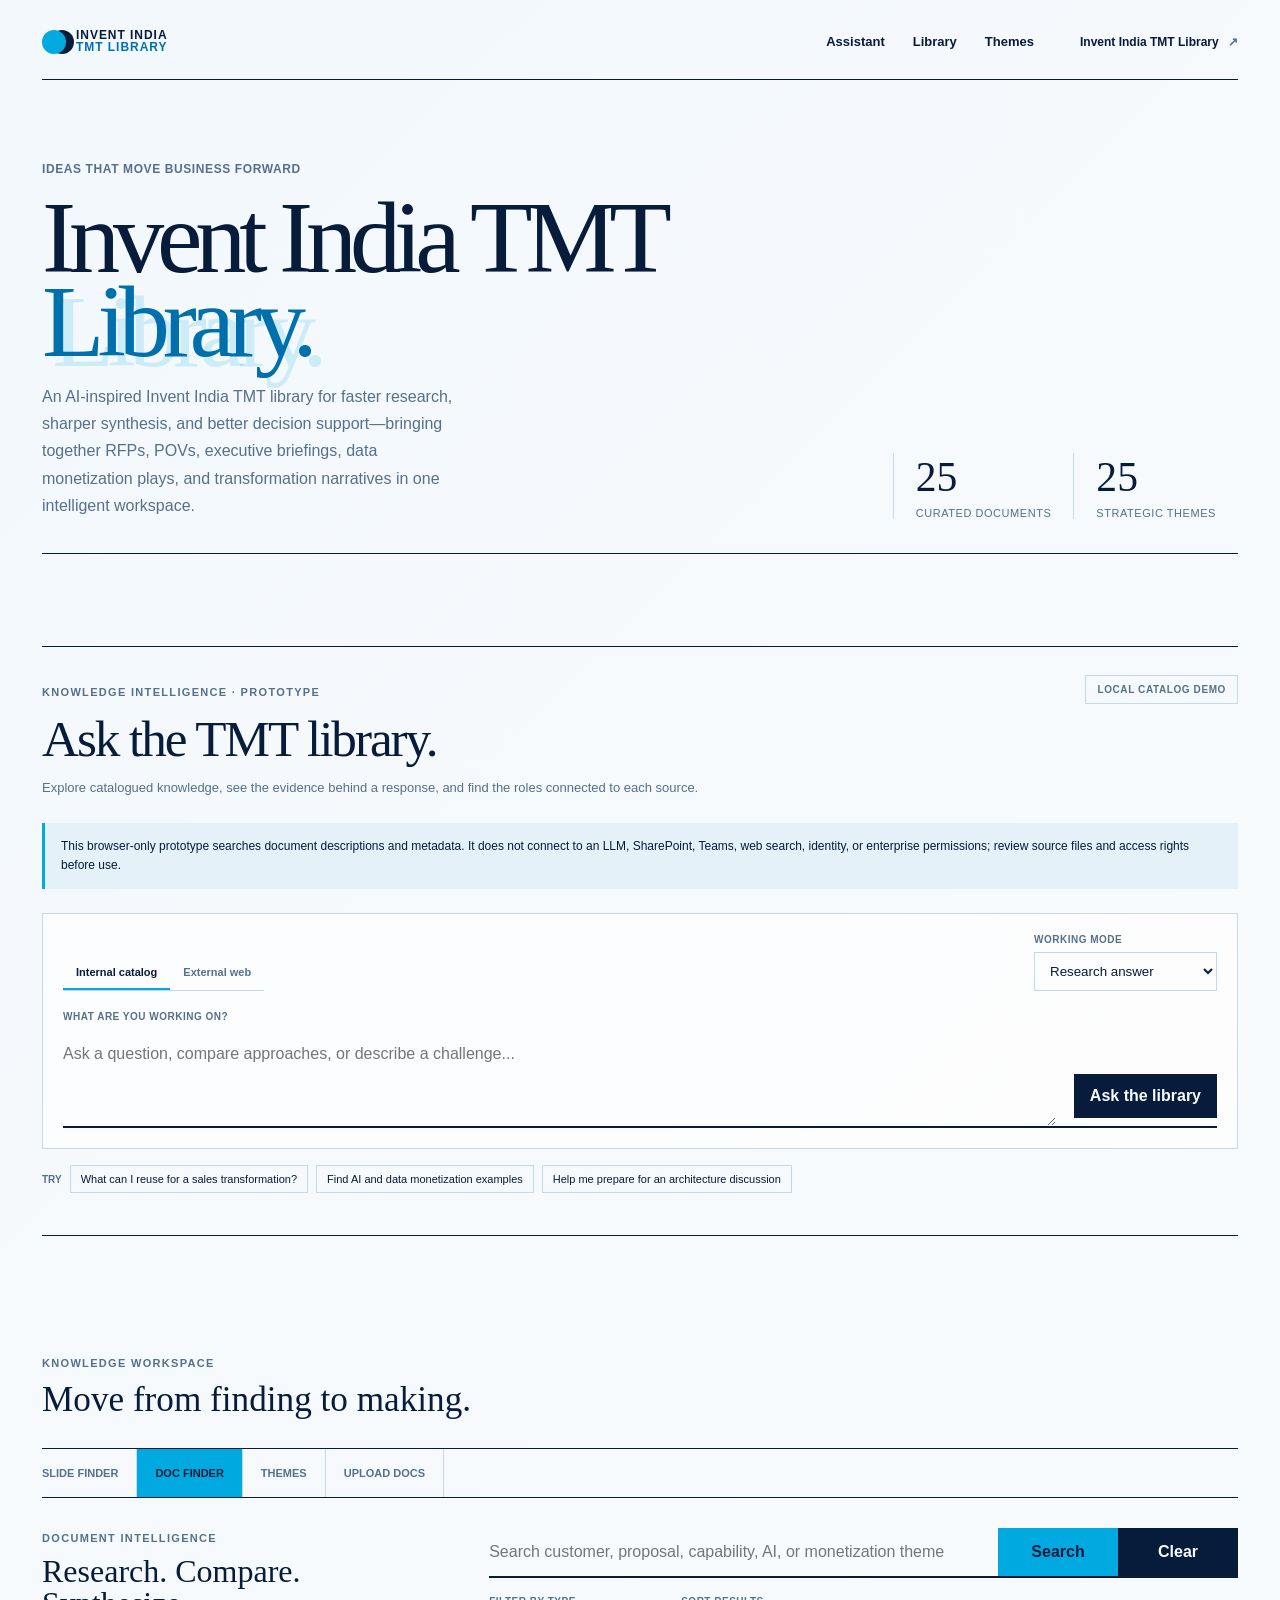
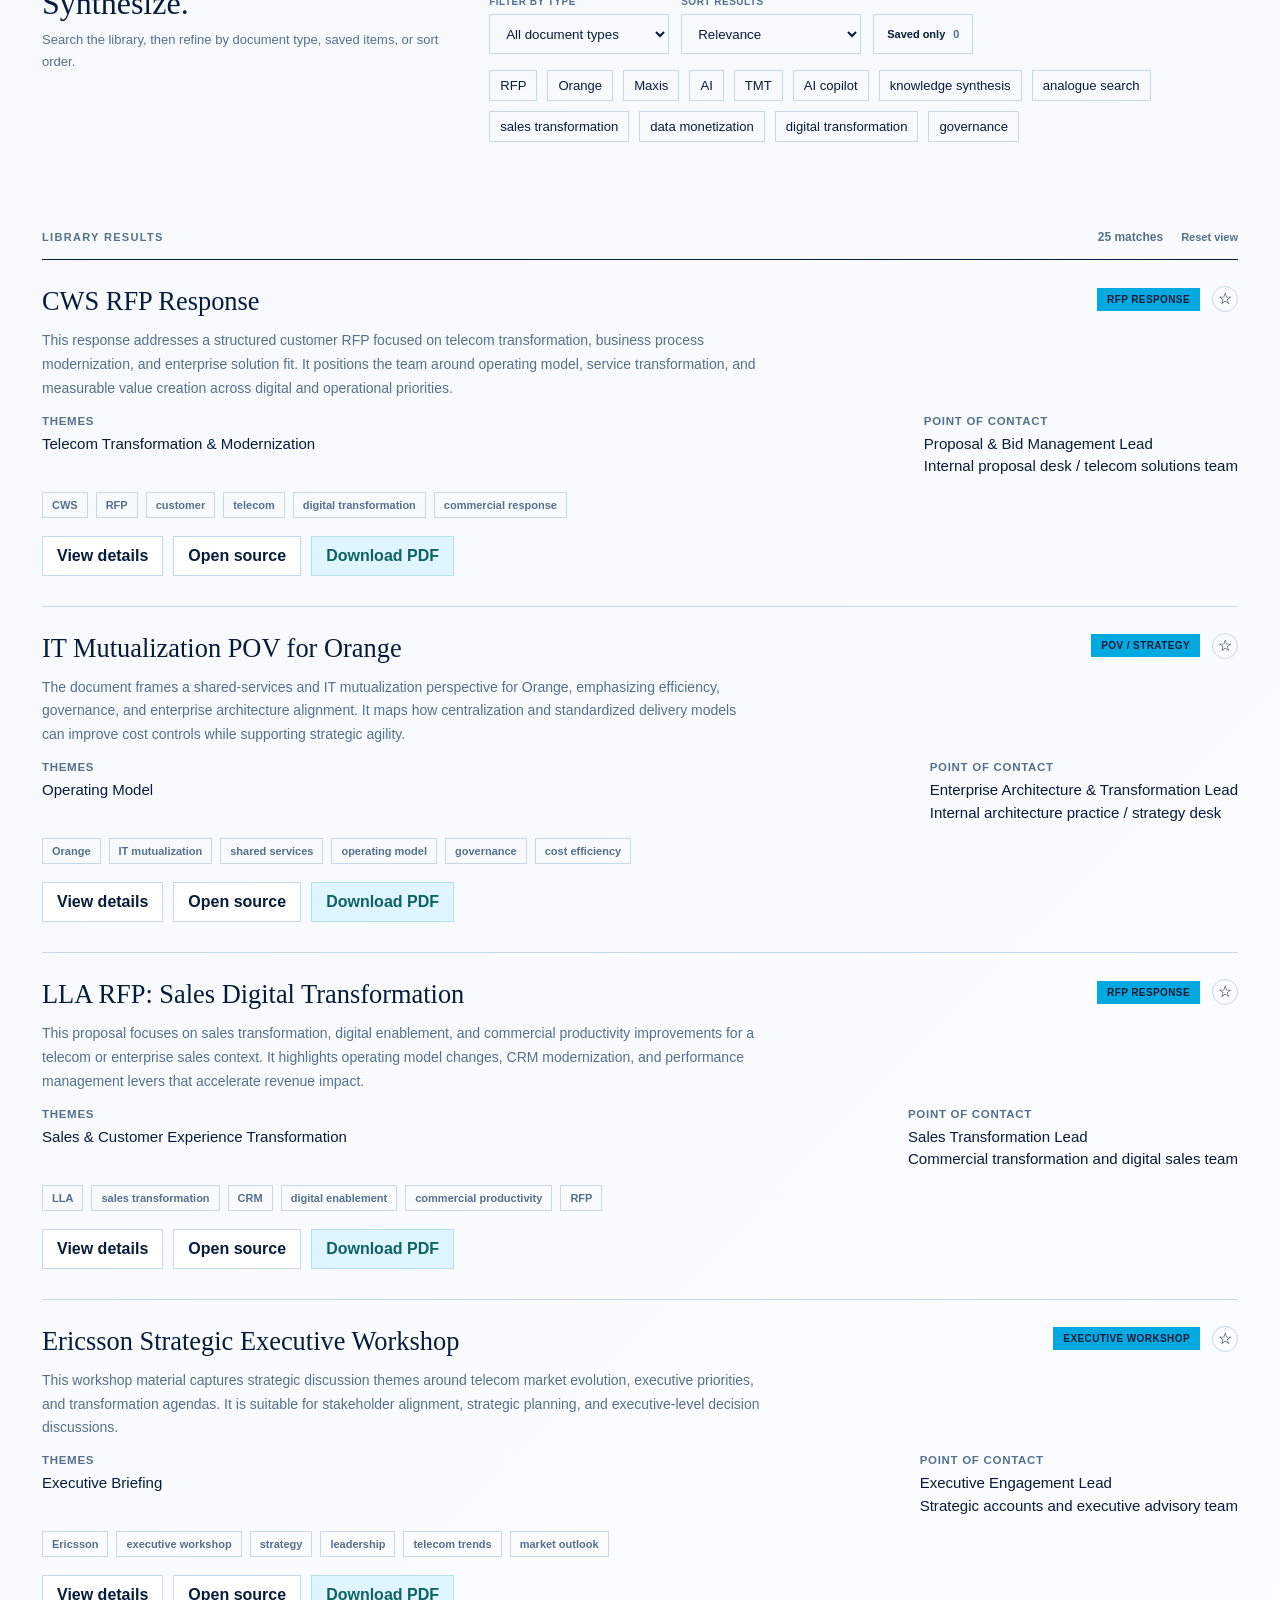
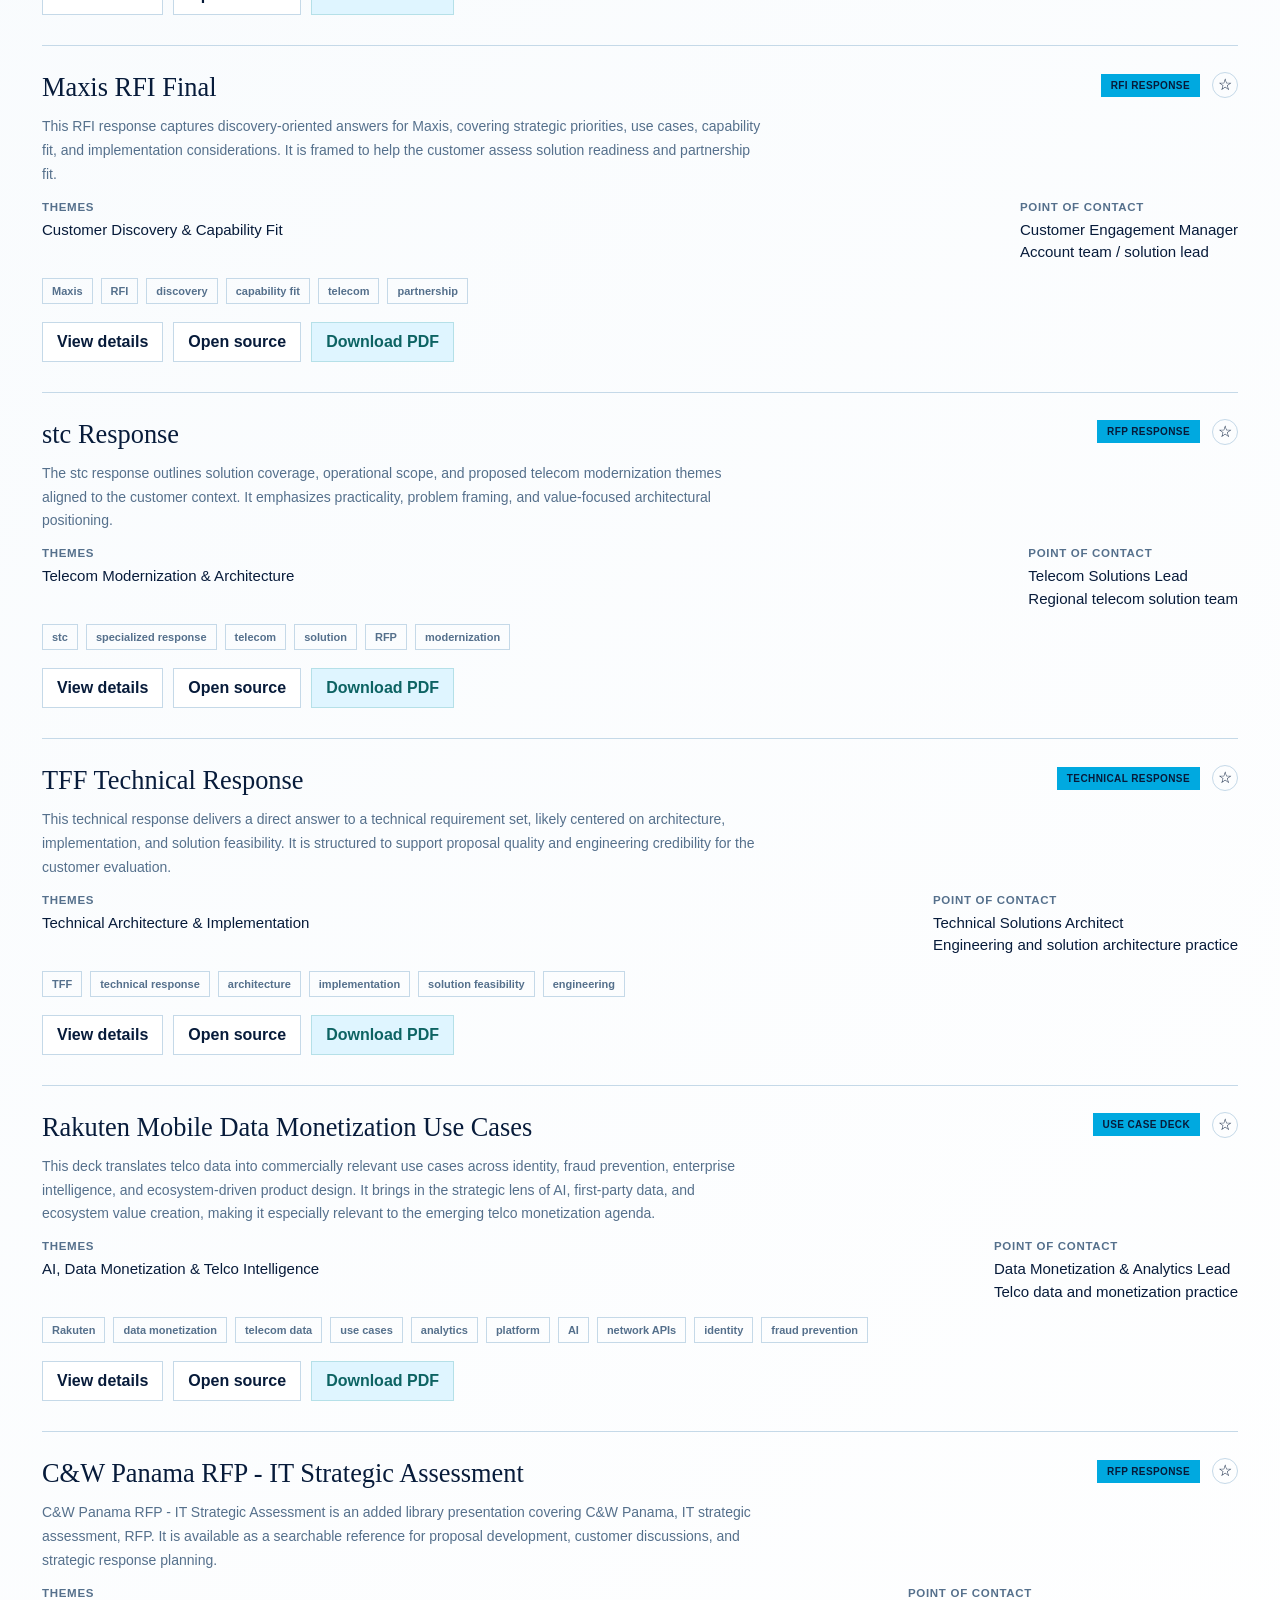
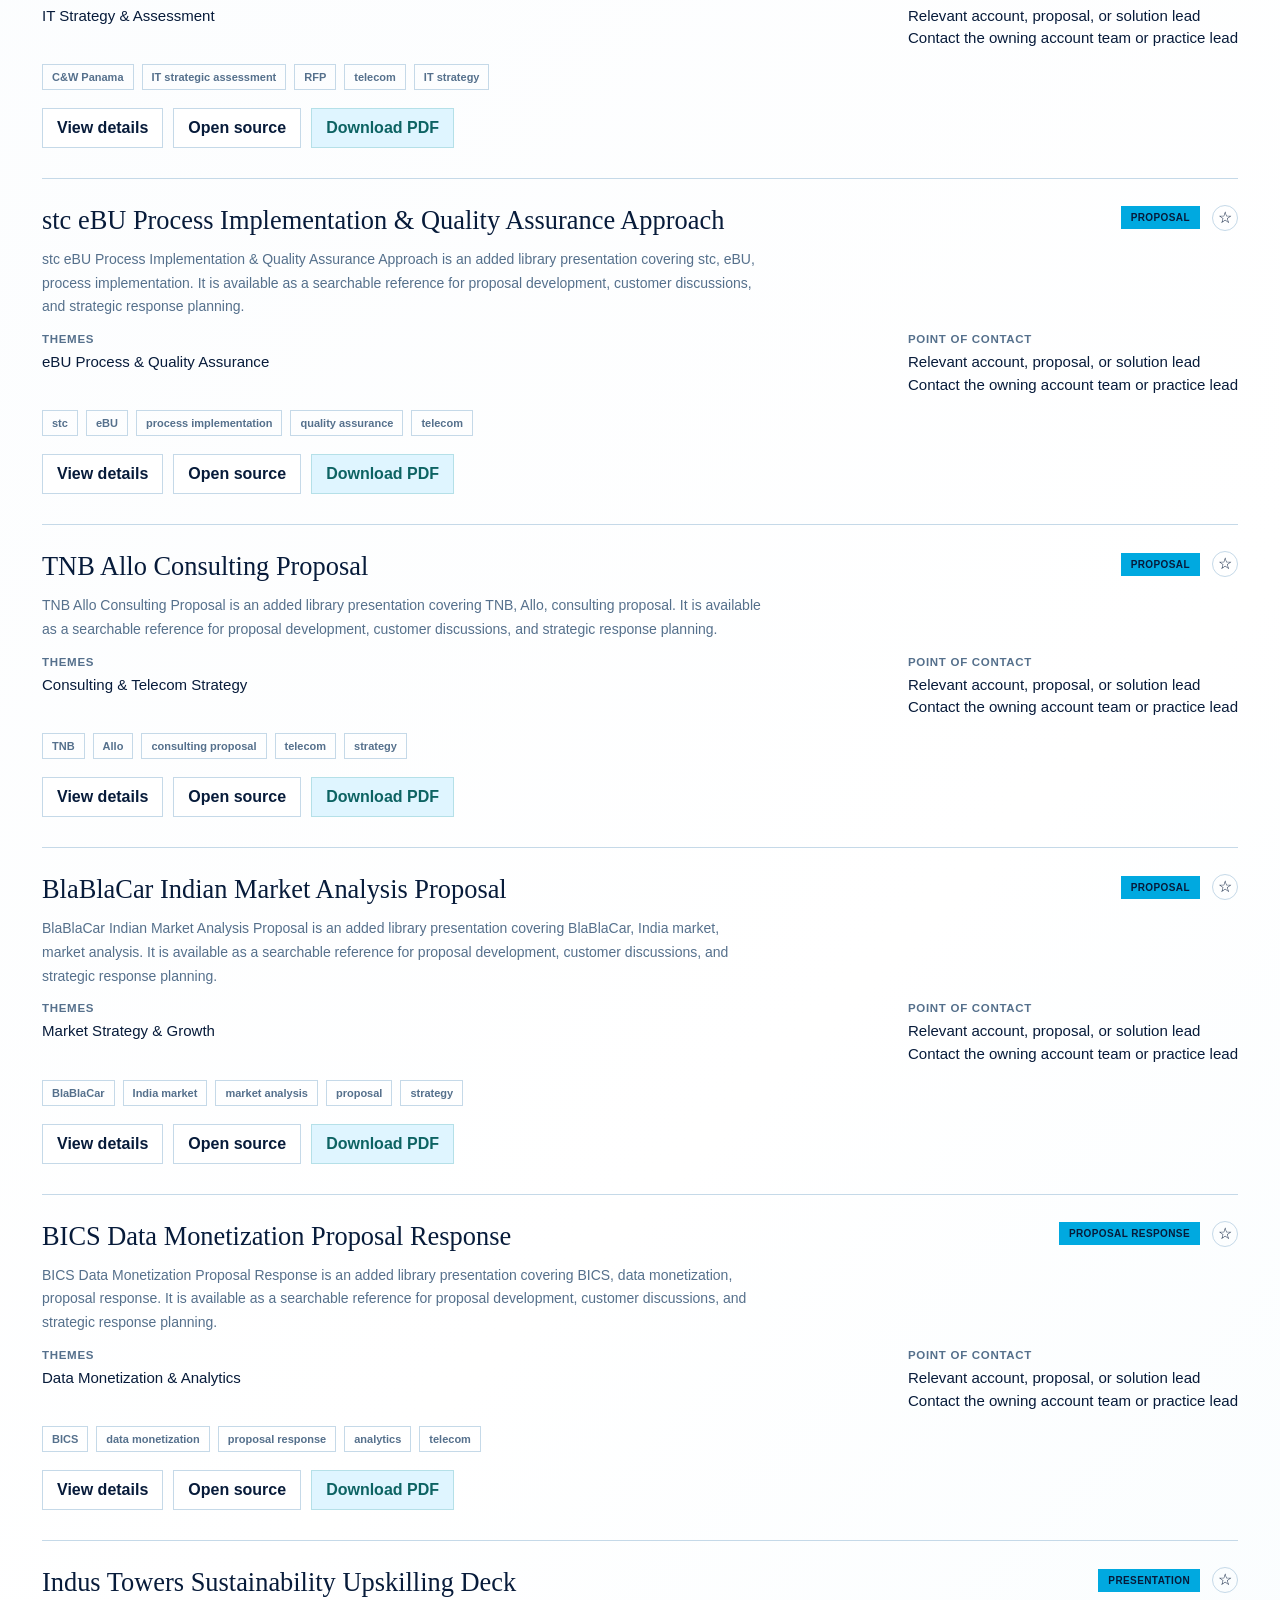
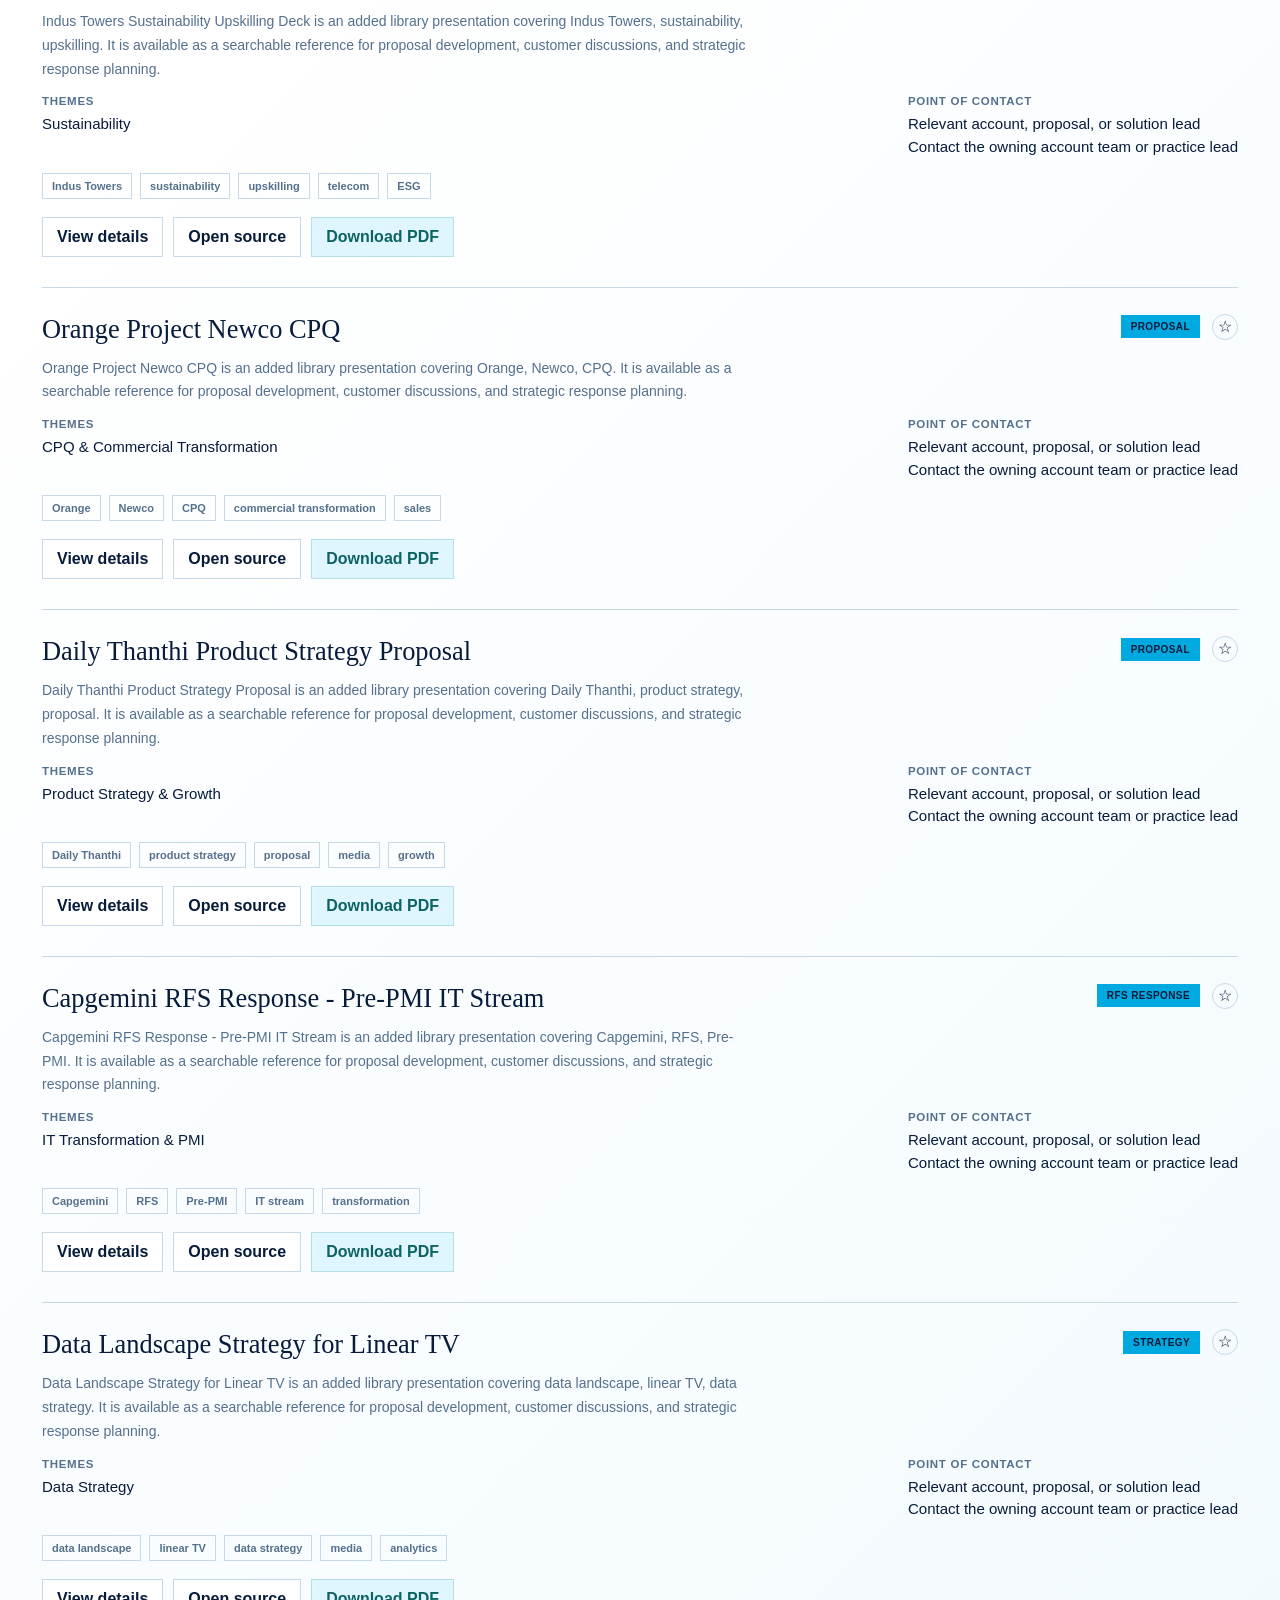
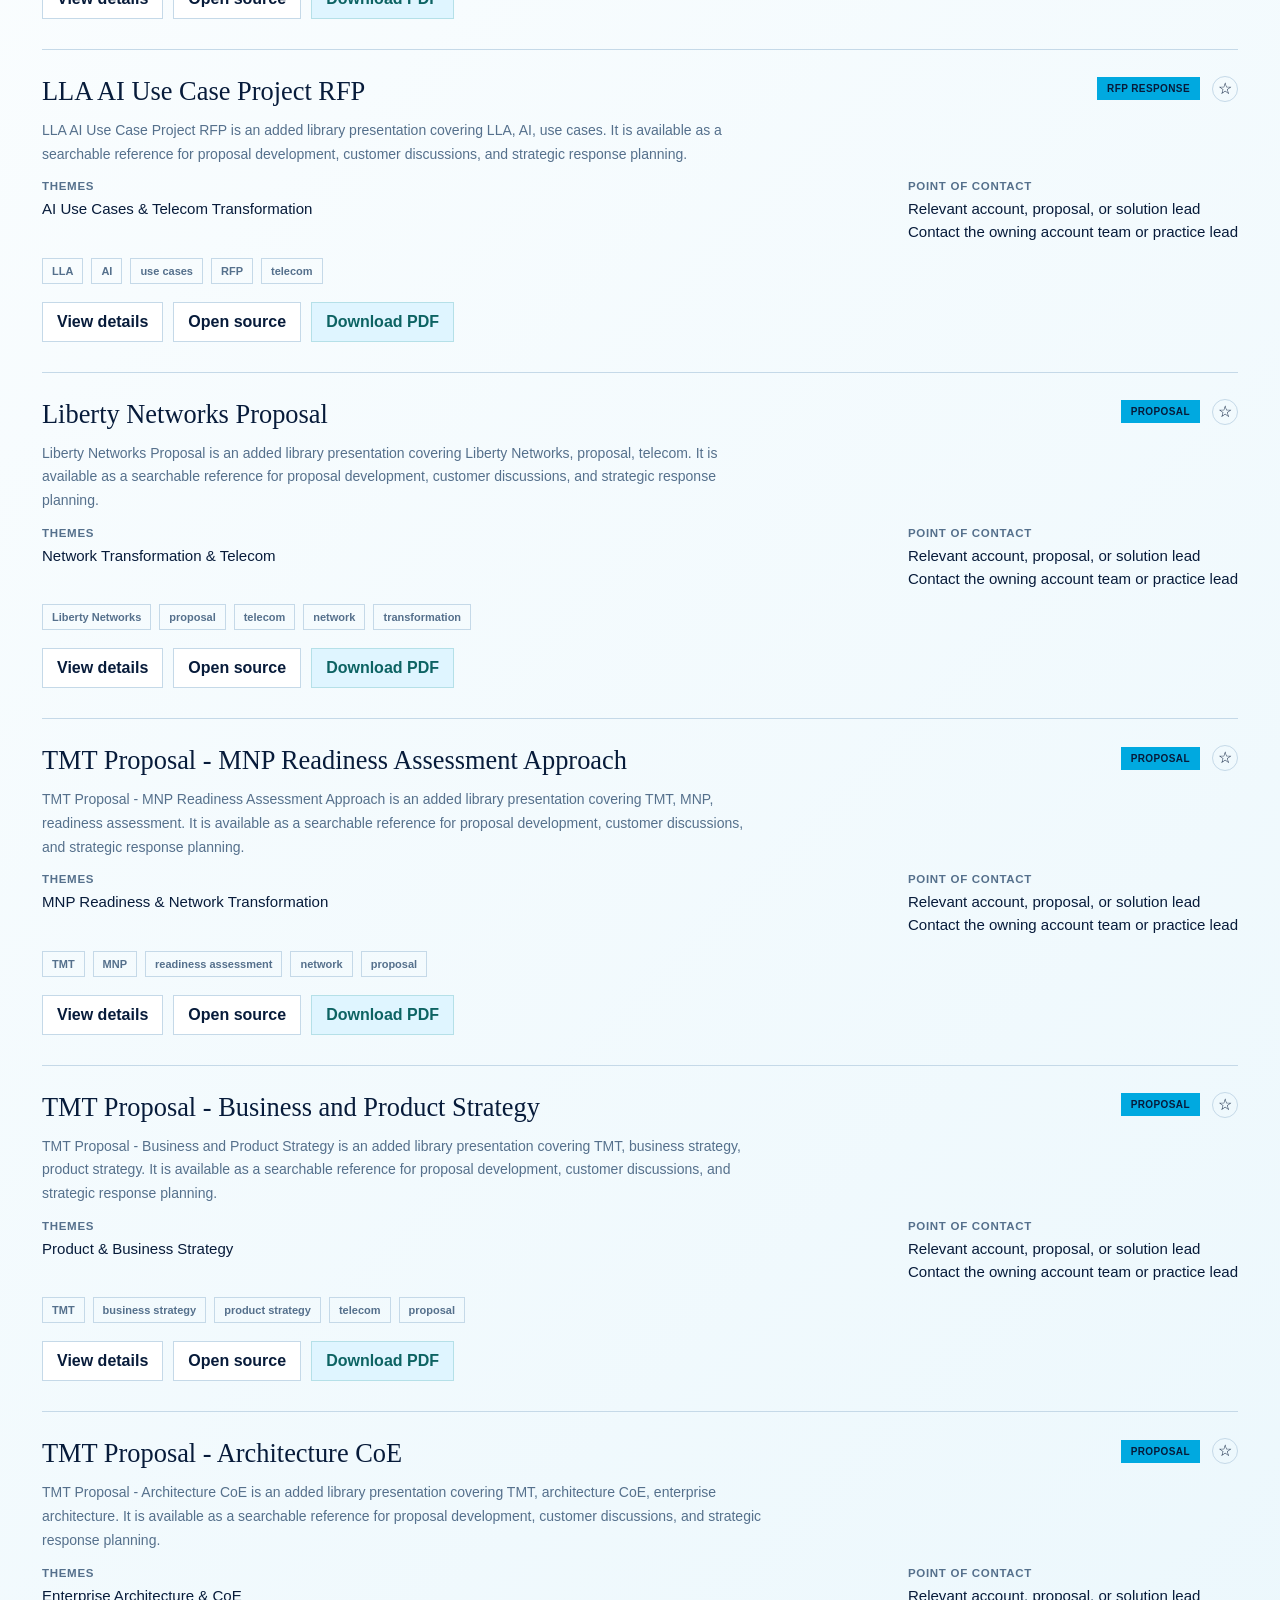
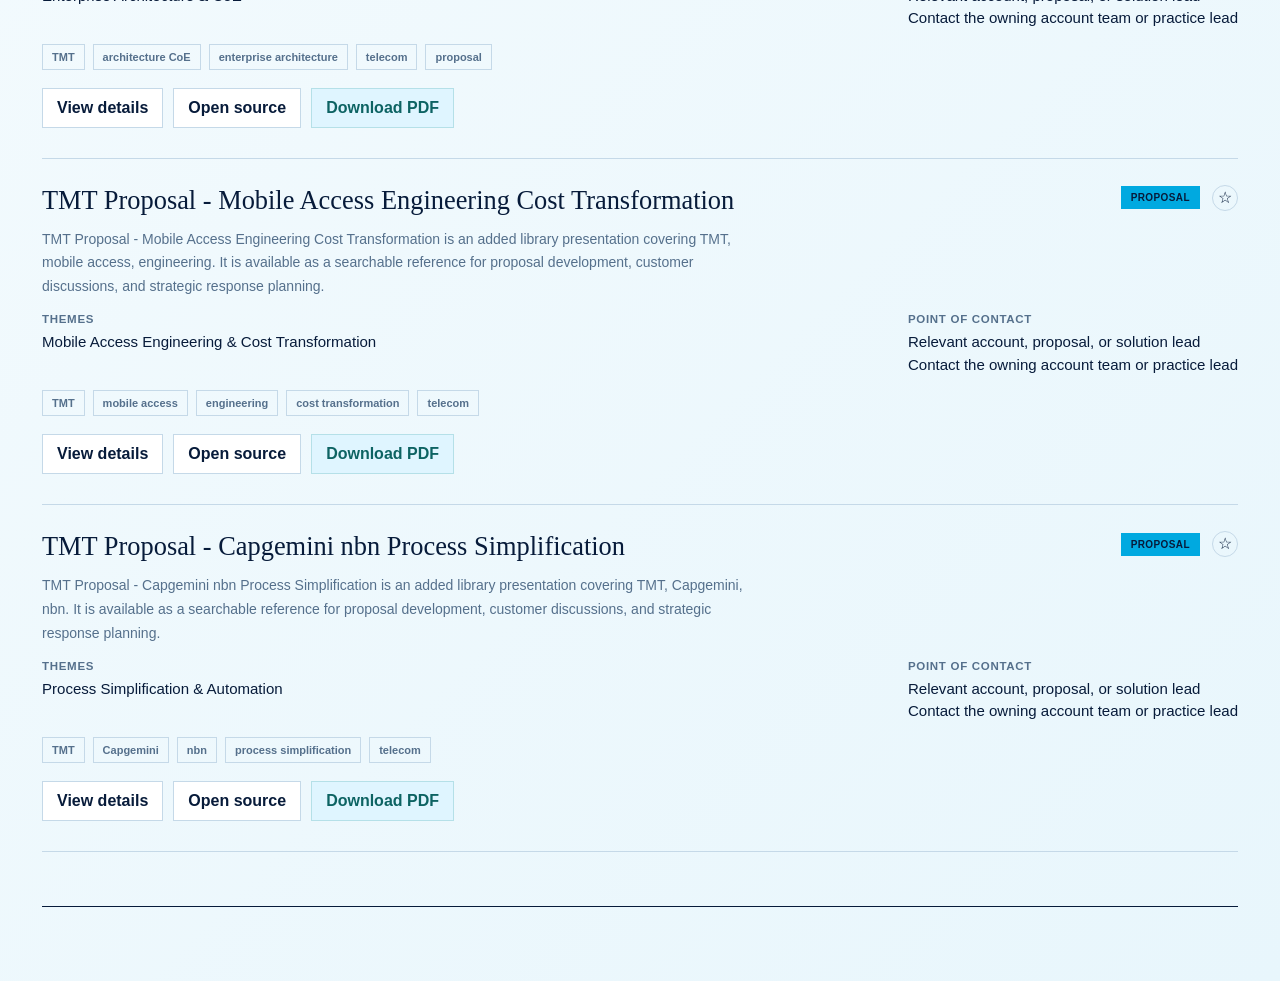
<file: index.html>
<!DOCTYPE html>
<html lang="en">
<head>
  <meta charset="utf-8" />
  <meta name="viewport" content="width=device-width, initial-scale=1" />
  <title>Invent India TMT Library</title>
  <link rel="stylesheet" href="assets/css/style.css" />
</head>
<body>
  <div class="page-shell editorial-shell">
    <header class="topbar site-nav">
      <a class="brand-mark" href="index.html" aria-label="Invent India TMT Library home">
        <span class="brand-dot"></span>
        <span>INVENT INDIA<br><em>TMT LIBRARY</em></span>
      </a>
      <nav class="nav-links" aria-label="Primary navigation">
        <a href="#assistant">Assistant</a>
        <a href="#knowledge-tools">Library</a>
        <a href="#knowledge-tools" data-open-tool="themes">Themes</a>
      </nav>
      <div class="topbar-badge">Invent India TMT Library <span aria-hidden="true">↗</span></div>
    </header>

    <main class="hub">
      <section class="hero-panel">
        <div class="hero-kicker"><span>01</span> Ideas that move business forward</div>
        <h1>Invent India TMT<br><span>Library.</span></h1>
        <div class="hero-bottom">
          <p class="lead">An AI-inspired Invent India TMT library for faster research, sharper synthesis, and better decision support—bringing together RFPs, POVs, executive briefings, data monetization plays, and transformation narratives in one intelligent workspace.</p>
          <div class="hero-metrics">
            <div class="metric-box"><span class="metric-value" id="totalDocs">0</span><span class="metric-label">curated documents</span></div>
            <div class="metric-box"><span class="metric-value" id="totalCategories">0</span><span class="metric-label">strategic themes</span></div>
          </div>
        </div>
      </section>

      <section class="assistant-section" id="assistant">
        <div class="assistant-heading">
          <div>
            <p class="section-label">Knowledge intelligence · prototype</p>
            <h2>Ask the TMT library.</h2>
            <p>Explore catalogued knowledge, see the evidence behind a response, and find the roles connected to each source.</p>
          </div>
          <span class="prototype-badge">Local catalog demo</span>
        </div>

        <div class="assistant-boundary" role="note">
          This browser-only prototype searches document descriptions and metadata. It does not connect to an LLM, SharePoint, Teams, web search, identity, or enterprise permissions; review source files and access rights before use.
        </div>

        <form class="assistant-form" id="assistantForm">
          <div class="assistant-controls">
            <div class="source-toggle" role="group" aria-label="Knowledge source">
              <button type="button" class="source-option is-active" data-source="internal" aria-pressed="true">Internal catalog</button>
              <button type="button" class="source-option" data-source="external" aria-pressed="false">External web</button>
            </div>
            <label class="assistant-mode-label" for="assistantMode">Working mode
              <select id="assistantMode">
                <option value="answer">Research answer</option>
                <option value="challenge">Challenge assumptions</option>
                <option value="meeting">Prepare for a meeting</option>
                <option value="learn">Learn a topic</option>
              </select>
            </label>
          </div>
          <label class="assistant-prompt-label" for="assistantQuestion">What are you working on?</label>
          <div class="assistant-prompt">
            <textarea id="assistantQuestion" rows="3" placeholder="Ask a question, compare approaches, or describe a challenge..." required></textarea>
            <button class="primary-btn" id="assistantSubmit" type="submit">Ask the library</button>
          </div>
        </form>

        <div class="assistant-suggestions" aria-label="Suggested questions">
          <span>Try</span>
          <button type="button" class="prompt-suggestion">What can I reuse for a sales transformation?</button>
          <button type="button" class="prompt-suggestion">Find AI and data monetization examples</button>
          <button type="button" class="prompt-suggestion">Help me prepare for an architecture discussion</button>
        </div>
        <div class="assistant-response" id="assistantResponse" aria-live="polite" aria-atomic="true" hidden></div>
      </section>

      <section class="workspace-section" id="knowledge-tools">
        <div class="section-intro"><span class="section-number">02</span><div><p class="section-label">Knowledge workspace</p><h2>Move from finding to making.</h2></div></div>
        <div class="tool-tabs" role="tablist" aria-label="Knowledge workspace tools">
          <button class="tool-tab" id="slidesTab" data-tool="slides" role="tab" aria-selected="false" aria-controls="slidesPanel">Slide Finder</button>
          <button class="tool-tab is-active" id="docsTab" data-tool="docs" role="tab" aria-selected="true" aria-controls="docsPanel">Doc Finder</button>
          <button class="tool-tab" id="themesTab" data-tool="themes" role="tab" aria-selected="false" aria-controls="themesPanel">Themes</button>
          <button class="tool-tab" id="uploadTab" data-tool="upload" role="tab" aria-selected="false" aria-controls="uploadPanel">Upload Docs</button>
        </div>

        <div class="tool-panels">
          <section class="tool-panel" id="slidesPanel" data-panel="slides" role="tabpanel" aria-labelledby="slidesTab" hidden>
            <div class="tool-copy"><span class="section-label">Search presentation intelligence</span><h3>Find the right slide faster.</h3><p>Browse the library like a research partner—surface relevant themes, analogues, and strategic signals from the TMT knowledge base.</p></div>
            <div class="tool-form inline-form"><input id="slideSearchInput" type="search" placeholder="Try: AI, data monetization, architecture, strategy, analogue research" /><button class="primary-btn" id="slideSearchBtn" type="button">Find slides</button></div>
            <div id="slideResults" class="tool-results"></div>
          </section>

          <section class="tool-panel is-active" id="docsPanel" data-panel="docs" role="tabpanel" aria-labelledby="docsTab">
            <div class="tool-copy"><span class="section-label">Document intelligence</span><h3>Research. Compare. Synthesize.</h3><p>Search the library, then refine by document type, saved items, or sort order.</p></div>
            <div class="doc-search-tools">
              <form class="tool-form inline-form" id="docSearchForm">
                <input id="searchInput" type="search" aria-label="Search library documents" placeholder="Search customer, proposal, capability, AI, or monetization theme" />
                <button class="primary-btn search-btn" id="searchBtn" type="submit">Search</button>
                <button class="primary-btn" id="clearBtn" type="button">Clear</button>
              </form>
              <div class="library-controls" aria-label="Library controls">
                <label>Filter by type
                  <select id="typeFilter">
                    <option value="all">All document types</option>
                  </select>
                </label>
                <label>Sort results
                  <select id="sortSelect">
                    <option value="relevance">Relevance</option>
                    <option value="title">Title A-Z</option>
                    <option value="category">Category</option>
                  </select>
                </label>
                <button class="control-btn" id="favoritesBtn" type="button" aria-pressed="false">Saved only <span id="favoritesCount">0</span></button>
              </div>
              <div class="suggested-tags" id="suggestedTags" aria-label="Suggested searches"></div>
            </div>
          </section>

          <section class="tool-panel" id="themesPanel" data-panel="themes" role="tabpanel" aria-labelledby="themesTab" hidden>
            <div class="tool-copy"><span class="section-label">Browse by theme</span><h3>Start with a strategic area.</h3><p>Choose a theme to filter the library results by the solution focus assigned to each document.</p></div>
            <div class="theme-browser">
              <label class="theme-search-label" for="themeSearchInput">Find a theme
                <input id="themeSearchInput" type="search" placeholder="Filter themes by name" />
              </label>
              <div id="themeList" class="theme-list" aria-label="Available themes"></div>
            </div>
          </section>

          <section class="tool-panel" id="uploadPanel" data-panel="upload" role="tabpanel" aria-labelledby="uploadTab" hidden>
            <div class="tool-copy"><span class="section-label">Upload docs</span><h3>Feed fresh evidence into the research loop.</h3><p>Add new files and turn them into working references for faster synthesis, comparison, and insight-building.</p></div>
            <div class="upload-drop">
              <strong>Browse your system for documents</strong>
              <span>Choose PDF, PPTX, PPT, DOCX, XLSX, or TXT files</span>
              <label class="primary-btn upload-browse-btn" for="uploadInput">Browse files<input id="uploadInput" type="file" multiple accept=".pdf,.pptx,.ppt,.docx,.xlsx,.txt" aria-describedby="uploadHelp uploadStatus" /></label>
              <span id="uploadHelp" class="upload-help">Files are stored in this browser. Keywords and themes use filenames and readable TXT content; PDF and Office files currently use filename metadata.</span>
            </div>
            <div id="uploadStatus" class="upload-status" role="status" aria-live="polite"></div>
            <div id="uploadList" class="project-list"></div>
          </section>
        </div>

        <div class="results-panel library-results" id="library">
          <div class="results-header">
            <p class="section-label">Library results</p>
            <div class="results-tools"><span id="resultCount">0 matches</span><button class="text-btn" id="resetViewBtn" type="button">Reset view</button></div>
          </div>
          <div id="resultsContainer" class="results-container"></div>
        </div>
      </section>
    </main>
  </div>

  <div class="modal-backdrop" id="detailModal" hidden>
    <section class="detail-modal" role="dialog" aria-modal="true" aria-labelledby="modalTitle">
      <button class="modal-close" id="modalClose" type="button" aria-label="Close document details">&times;</button>
      <span class="section-label" id="modalType">Document details</span>
      <h2 id="modalTitle"></h2>
      <p id="modalSummary"></p>
      <div class="modal-meta" id="modalMeta"></div>
      <div class="actions-row">
        <button class="secondary-btn" id="modalOpen" type="button">Open source</button>
        <button class="link-btn" id="modalPdf" type="button">Download PDF</button>
        <button class="secondary-btn" id="modalShare" type="button">Copy link</button>
      </div>
    </section>
  </div>

  <div class="toast" id="toast" role="status" aria-live="polite"></div>

  <script src="assets/js/script.js"></script>
</body>
</html>
</file>
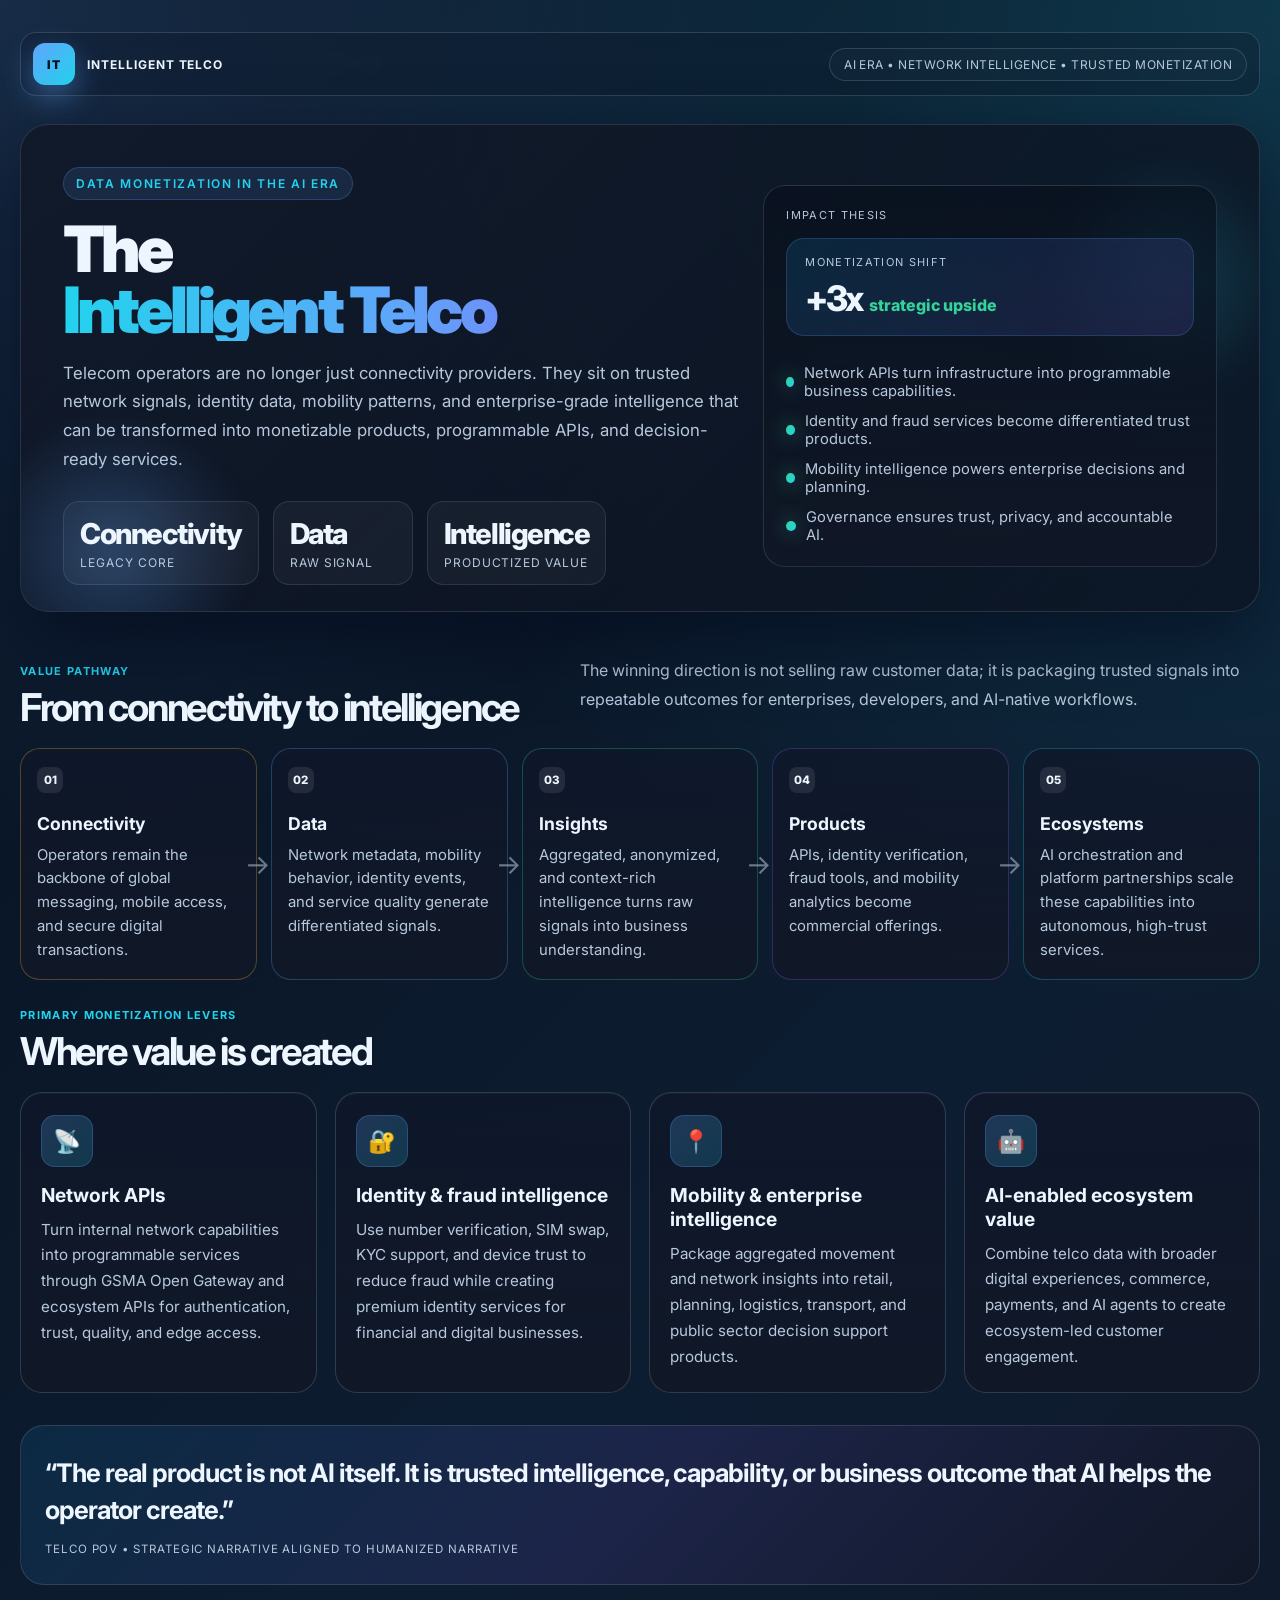
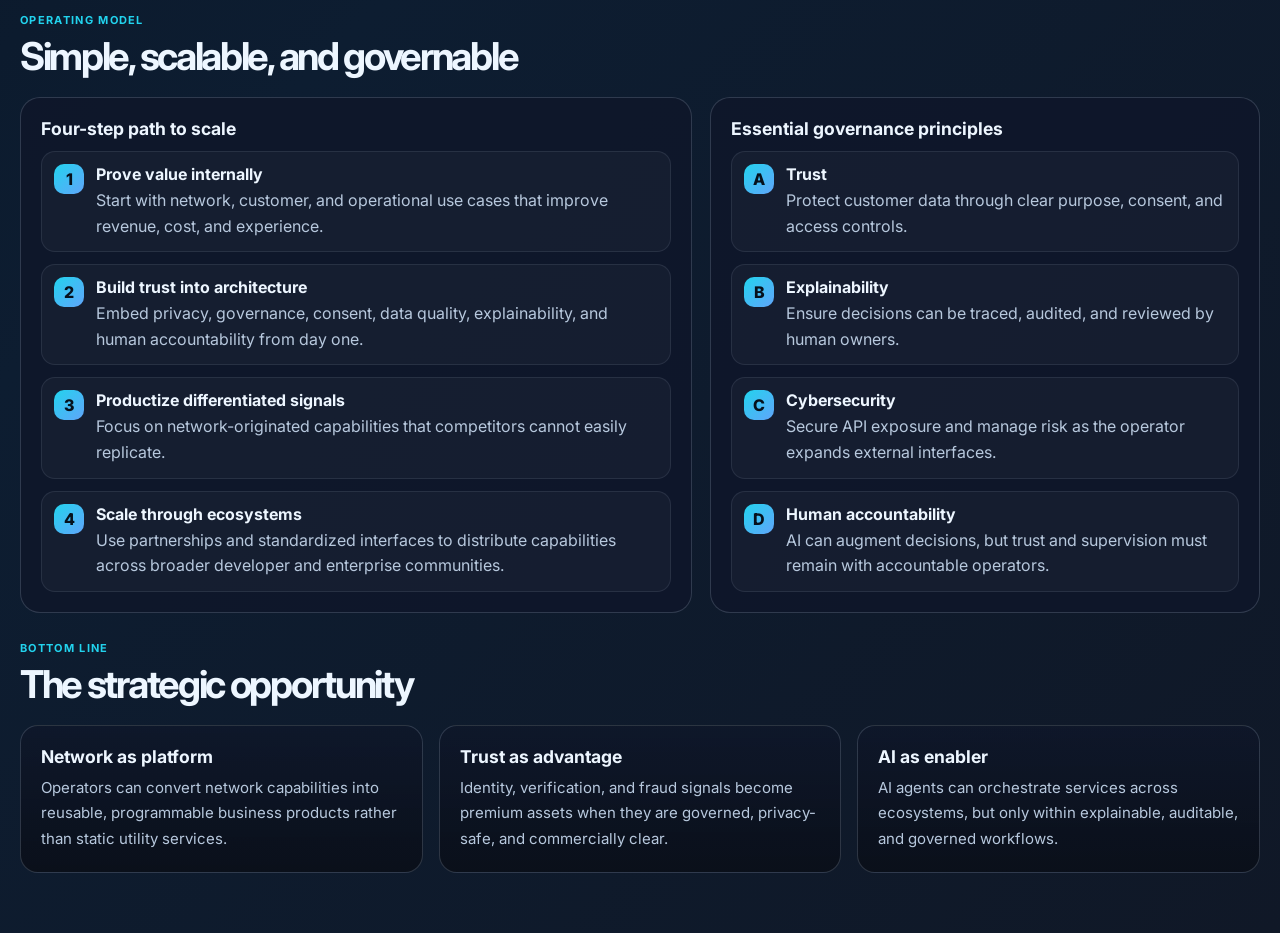
<file: pages/newsletters/intelligent-telco-infographic.html>
<!doctype html>
<html lang="en">
<head>
  <meta charset="UTF-8" />
  <meta name="viewport" content="width=device-width, initial-scale=1.0" />
  <title>The Intelligent Telco | AI Era Data Monetization</title>
  <link rel="preconnect" href="https://fonts.googleapis.com" />
  <link rel="preconnect" href="https://fonts.gstatic.com" crossorigin />
  <link href="https://fonts.googleapis.com/css2?family=Inter:wght@400;500;600;700;800;900&display=swap" rel="stylesheet" />
  <style>
    :root {
      --bg: #07111f;
      --bg-2: #0d1d31;
      --panel: rgba(13, 22, 35, 0.8);
      --panel-strong: rgba(17, 30, 47, 0.95);
      --card: rgba(255,255,255,0.06);
      --card-2: rgba(14, 165, 233, 0.12);
      --line: rgba(148, 163, 184, 0.25);
      --text: #edf6ff;
      --muted: #b7c8dd;
      --blue: #60a5fa;
      --cyan: #22d3ee;
      --purple: #8b5cf6;
      --green: #34d399;
      --amber: #fbbf24;
      --pink: #f472b6;
      --shadow: 0 26px 70px rgba(2, 6, 23, 0.55);
    }

    * { box-sizing: border-box; }

    html { scroll-behavior: smooth; }

    body {
      margin: 0;
      font-family: 'Inter', sans-serif;
      background:
        radial-gradient(circle at top left, rgba(96,165,250,0.18), transparent 30%),
        radial-gradient(circle at top right, rgba(34,211,238,0.16), transparent 36%),
        linear-gradient(135deg, var(--bg) 0%, var(--bg-2) 52%, #101827 100%);
      color: var(--text);
    }

    .page {
      max-width: 1440px;
      margin: 0 auto;
      padding: 32px 20px 60px;
    }

    .topbar {
      display: flex;
      align-items: center;
      justify-content: space-between;
      gap: 20px;
      margin-bottom: 24px;
      padding: 10px 12px;
      border: 1px solid var(--line);
      border-radius: 16px;
      background: rgba(15, 23, 42, 0.32);
      backdrop-filter: blur(10px);
    }

    .brand {
      display: flex;
      align-items: center;
      gap: 12px;
      font-weight: 700;
      letter-spacing: 0.08em;
      text-transform: uppercase;
      font-size: 12px;
    }

    .brand-mark {
      width: 42px;
      height: 42px;
      border-radius: 12px;
      display: grid;
      place-items: center;
      background: linear-gradient(135deg, var(--blue), var(--cyan));
      color: var(--bg);
      font-weight: 900;
      box-shadow: 0 12px 30px rgba(96,165,250,0.45);
    }

    .pill {
      display: inline-flex;
      align-items: center;
      gap: 8px;
      padding: 8px 14px;
      border: 1px solid var(--line);
      border-radius: 999px;
      background: rgba(255,255,255,0.02);
      color: var(--muted);
      font-size: 12px;
      letter-spacing: 0.04em;
      text-transform: uppercase;
    }

    .hero {
      position: relative;
      overflow: hidden;
      padding: 42px 42px 26px;
      border-radius: 28px;
      background: linear-gradient(135deg, rgba(17,24,39,0.88), rgba(11,18,32,0.75));
      border: 1px solid rgba(148,163,184,0.2);
      box-shadow: var(--shadow);
    }

    .hero::before {
      content: "";
      position: absolute;
      inset: auto auto -90px -60px;
      width: 300px;
      height: 300px;
      border-radius: 50%;
      background: radial-gradient(circle, rgba(96,165,250,0.28), transparent 65%);
      filter: blur(10px);
    }

    .hero::after {
      content: "";
      position: absolute;
      inset: 34px -30px auto auto;
      width: 240px;
      height: 240px;
      border-radius: 50%;
      background: radial-gradient(circle, rgba(34,211,238,0.2), transparent 70%);
      filter: blur(18px);
    }

    .hero-content {
      position: relative;
      z-index: 1;
      display: grid;
      grid-template-columns: 1.2fr 0.8fr;
      gap: 20px;
      align-items: center;
    }

    .eyebrow {
      display: inline-flex;
      align-items: center;
      gap: 8px;
      padding: 8px 12px;
      border-radius: 999px;
      background: rgba(96, 165, 250, 0.12);
      border: 1px solid rgba(96, 165, 250, 0.24);
      font-size: 12px;
      font-weight: 600;
      letter-spacing: 0.14em;
      text-transform: uppercase;
      color: var(--cyan);
      margin-bottom: 18px;
    }

    h1 {
      margin: 0;
      font-size: clamp(3rem, 5vw, 5rem);
      line-height: 0.96;
      letter-spacing: -0.06em;
      font-weight: 900;
    }

    h1 .accent {
      display: block;
      background: linear-gradient(90deg, var(--cyan), var(--blue), var(--purple));
      -webkit-background-clip: text;
      background-clip: text;
      color: transparent;
    }

    .subtitle {
      margin-top: 18px;
      max-width: 680px;
      font-size: 1.05rem;
      line-height: 1.7;
      color: var(--muted);
    }

    .stat-row {
      display: flex;
      flex-wrap: wrap;
      gap: 14px;
      margin-top: 28px;
    }

    .stat {
      min-width: 140px;
      padding: 14px 16px;
      border-radius: 16px;
      background: rgba(255,255,255,0.04);
      border: 1px solid rgba(148,163,184,0.18);
    }

    .stat .value {
      display: block;
      font-size: 1.8rem;
      font-weight: 800;
      letter-spacing: -0.05em;
    }

    .stat .label {
      display: block;
      margin-top: 4px;
      color: var(--muted);
      font-size: 0.75rem;
      letter-spacing: 0.08em;
      text-transform: uppercase;
    }

    .hero-panel {
      position: relative;
      display: grid;
      gap: 16px;
      padding: 22px;
      border-radius: 22px;
      background: linear-gradient(180deg, rgba(8,15,27,0.6), rgba(17,24,39,0.92));
      border: 1px solid rgba(148,163,184,0.2);
    }

    .mini-label {
      color: var(--muted);
      font-size: 11px;
      letter-spacing: 0.12em;
      text-transform: uppercase;
    }

    .score-card {
      padding: 16px 18px;
      border-radius: 18px;
      background: linear-gradient(135deg, rgba(14, 165, 233, 0.14), rgba(139,92,246,0.14));
      border: 1px solid rgba(96, 165, 250, 0.2);
    }

    .score-value {
      display: flex;
      align-items: baseline;
      gap: 8px;
      font-size: 2.2rem;
      font-weight: 800;
      margin-top: 8px;
      letter-spacing: -0.08em;
    }

    .score-value span {
      font-size: 1rem;
      color: var(--green);
      letter-spacing: 0;
    }

    .signal-list {
      list-style: none;
      padding: 0;
      margin: 12px 0 0;
      display: grid;
      gap: 12px;
    }

    .signal-list li {
      display: flex;
      align-items: center;
      gap: 10px;
      color: var(--muted);
      font-size: 0.92rem;
    }

    .dot {
      width: 10px;
      height: 10px;
      border-radius: 50%;
      background: linear-gradient(135deg, var(--green), var(--cyan));
      box-shadow: 0 0 20px rgba(52,211,153,0.7);
    }

    section {
      margin-top: 28px;
    }

    .section-head {
      display: flex;
      justify-content: space-between;
      align-items: end;
      gap: 16px;
      margin-bottom: 18px;
    }

    .section-kicker {
      color: var(--cyan);
      font-size: 11px;
      letter-spacing: 0.12em;
      text-transform: uppercase;
      font-weight: 700;
    }

    h2 {
      margin: 6px 0 0;
      font-size: clamp(2rem, 3vw, 3rem);
      letter-spacing: -0.06em;
    }

    .lead-copy {
      color: var(--muted);
      max-width: 680px;
      line-height: 1.8;
      font-size: 1rem;
    }

    .value-chain {
      display: grid;
      grid-template-columns: repeat(5, minmax(180px, 1fr));
      gap: 14px;
      margin-top: 16px;
    }

    .node {
      position: relative;
      padding: 18px 16px 16px;
      border-radius: 20px;
      background: linear-gradient(180deg, rgba(15,23,42,0.75), rgba(17,24,39,0.94));
      border: 1px solid var(--line);
      min-height: 190px;
    }

    .node::after {
      content: "→";
      position: absolute;
      right: -14px;
      top: 50%;
      transform: translateY(-50%);
      color: rgba(148, 163, 184, 0.7);
      font-size: 1.7rem;
    }

    .node:last-child::after { content: ""; }

    .node .num {
      display: inline-flex;
      width: 26px;
      height: 26px;
      align-items: center;
      justify-content: center;
      border-radius: 8px;
      background: rgba(255,255,255,0.09);
      color: var(--text);
      font-size: 0.72rem;
      font-weight: 800;
      margin-bottom: 20px;
    }

    .node h3 {
      margin: 0 0 10px;
      font-size: 1.1rem;
    }

    .node p {
      margin: 0;
      color: var(--muted);
      line-height: 1.6;
      font-size: 0.93rem;
    }

    .orange { border-color: rgba(251,191,36,0.28); }
    .blue { border-color: rgba(96,165,250,0.28); }
    .green { border-color: rgba(52,211,153,0.28); }
    .purple { border-color: rgba(139,92,246,0.28); }
    .cyan { border-color: rgba(34,211,238,0.28); }

    .card-grid {
      display: grid;
      grid-template-columns: repeat(4, minmax(250px, 1fr));
      gap: 18px;
      margin-top: 18px;
    }

    .feature-card {
      padding: 22px 20px;
      border-radius: 22px;
      border: 1px solid var(--line);
      background: linear-gradient(180deg, rgba(15,23,42,0.84), rgba(17,24,39,0.96));
      box-shadow: inset 0 1px 0 rgba(255,255,255,0.04);
    }

    .feature-icon {
      width: 52px;
      height: 52px;
      display: grid;
      place-items: center;
      border-radius: 14px;
      font-size: 1.4rem;
      margin-bottom: 16px;
      background: linear-gradient(135deg, rgba(96,165,250,0.22), rgba(34,211,238,0.18));
      border: 1px solid rgba(96,165,250,0.23);
    }

    .feature-card h3 {
      margin: 0 0 10px;
      font-size: 1.2rem;
    }

    .feature-card p {
      margin: 0;
      color: var(--muted);
      line-height: 1.7;
      font-size: 0.95rem;
    }

    .highlight-band {
      margin-top: 32px;
      padding: 28px 24px;
      border-radius: 24px;
      background: linear-gradient(135deg, rgba(14, 165, 233, 0.12), rgba(139, 92, 246, 0.12), rgba(17, 24, 39, 0.9));
      border: 1px solid rgba(148,163,184,0.22);
    }

    .highlight-band .quote {
      margin: 0;
      font-size: clamp(1.3rem, 2vw, 2.1rem);
      line-height: 1.45;
      letter-spacing: -0.04em;
      font-weight: 700;
    }

    .highlight-band .author {
      margin-top: 14px;
      color: var(--muted);
      letter-spacing: 0.08em;
      text-transform: uppercase;
      font-size: 0.72rem;
    }

    .framework {
      display: grid;
      grid-template-columns: 1.1fr 0.9fr;
      gap: 18px;
      margin-top: 18px;
    }

    .framework-card {
      padding: 20px;
      border-radius: 20px;
      background: rgba(15,23,42,0.82);
      border: 1px solid var(--line);
    }

    .framework-card h3 {
      margin: 0 0 12px;
      font-size: 1.1rem;
    }

    .steps {
      display: grid;
      gap: 12px;
    }

    .step {
      display: flex;
      align-items: flex-start;
      gap: 12px;
      padding: 12px 12px;
      border-radius: 14px;
      background: rgba(255,255,255,0.03);
      border: 1px solid rgba(148,163,184,0.14);
    }

    .step-index {
      width: 30px;
      height: 30px;
      display: grid;
      place-items: center;
      border-radius: 10px;
      font-weight: 800;
      background: linear-gradient(135deg, var(--cyan), var(--blue));
      color: #06111c;
      flex: 0 0 auto;
    }

    .step strong { display: block; margin-bottom: 4px; }
    .step p { margin: 0; color: var(--muted); line-height: 1.6; }

    .closing {
      display: grid;
      grid-template-columns: repeat(3, minmax(180px, 1fr));
      gap: 16px;
      margin-top: 18px;
    }

    .close-card {
      padding: 20px;
      border-radius: 18px;
      background: linear-gradient(180deg, rgba(15,23,42,0.8), rgba(10,15,25,0.92));
      border: 1px solid var(--line);
    }

    .close-card h3 {
      margin: 0 0 8px;
      font-size: 1.1rem;
    }

    .close-card p {
      margin: 0;
      color: var(--muted);
      line-height: 1.7;
      font-size: 0.94rem;
    }

    @media (max-width: 1100px) {
      .hero-content,
      .framework,
      .card-grid,
      .closing {
        grid-template-columns: 1fr 1fr;
      }
      .value-chain {
        grid-template-columns: repeat(2, minmax(180px, 1fr));
      }
    }

    @media (max-width: 760px) {
      .page { padding-inline: 14px; }
      .hero { padding: 20px 18px 14px; }
      .hero-content,
      .framework,
      .card-grid,
      .closing,
      .value-chain {
        grid-template-columns: 1fr;
      }
      .topbar { flex-wrap: wrap; }
      .section-head { display: block; }
      .pill { display: none; }
      h1 { font-size: clamp(2.5rem, 16vw, 4rem); }
    }
  </style>
</head>
<body>
  <div class="page">
    <header class="topbar">
      <div class="brand">
        <span class="brand-mark">IT</span>
        <span>Intelligent Telco</span>
      </div>
      <div class="pill">AI era • Network intelligence • Trusted monetization</div>
    </header>

    <section class="hero">
      <div class="hero-content">
        <div>
          <div class="eyebrow">Data monetization in the AI era</div>
          <h1>The <span class="accent">Intelligent Telco</span></h1>
          <p class="subtitle">
            Telecom operators are no longer just connectivity providers. They sit on trusted network signals,
            identity data, mobility patterns, and enterprise-grade intelligence that can be transformed into
            monetizable products, programmable APIs, and decision-ready services.
          </p>

          <div class="stat-row">
            <div class="stat">
              <span class="value">Connectivity</span>
              <span class="label">legacy core</span>
            </div>
            <div class="stat">
              <span class="value">Data</span>
              <span class="label">raw signal</span>
            </div>
            <div class="stat">
              <span class="value">Intelligence</span>
              <span class="label">productized value</span>
            </div>
          </div>
        </div>

        <aside class="hero-panel">
          <div class="mini-label">Impact thesis</div>
          <div class="score-card">
            <div class="mini-label">Monetization shift</div>
            <div class="score-value">+3x <span> strategic upside</span></div>
          </div>

          <ul class="signal-list">
            <li><span class="dot"></span> Network APIs turn infrastructure into programmable business capabilities.</li>
            <li><span class="dot"></span> Identity and fraud services become differentiated trust products.</li>
            <li><span class="dot"></span> Mobility intelligence powers enterprise decisions and planning.</li>
            <li><span class="dot"></span> Governance ensures trust, privacy, and accountable AI.</li>
          </ul>
        </aside>
      </div>
    </section>

    <section>
      <div class="section-head">
        <div>
          <div class="section-kicker">Value pathway</div>
          <h2>From connectivity to intelligence</h2>
        </div>
        <p class="lead-copy">The winning direction is not selling raw customer data; it is packaging trusted signals into repeatable outcomes for enterprises, developers, and AI-native workflows.</p>
      </div>

      <div class="value-chain">
        <div class="node orange">
          <div class="num">01</div>
          <h3>Connectivity</h3>
          <p>Operators remain the backbone of global messaging, mobile access, and secure digital transactions.</p>
        </div>
        <div class="node blue">
          <div class="num">02</div>
          <h3>Data</h3>
          <p>Network metadata, mobility behavior, identity events, and service quality generate differentiated signals.</p>
        </div>
        <div class="node green">
          <div class="num">03</div>
          <h3>Insights</h3>
          <p>Aggregated, anonymized, and context-rich intelligence turns raw signals into business understanding.</p>
        </div>
        <div class="node purple">
          <div class="num">04</div>
          <h3>Products</h3>
          <p>APIs, identity verification, fraud tools, and mobility analytics become commercial offerings.</p>
        </div>
        <div class="node cyan">
          <div class="num">05</div>
          <h3>Ecosystems</h3>
          <p>AI orchestration and platform partnerships scale these capabilities into autonomous, high-trust services.</p>
        </div>
      </div>
    </section>

    <section>
      <div class="section-head">
        <div>
          <div class="section-kicker">Primary monetization levers</div>
          <h2>Where value is created</h2>
        </div>
      </div>

      <div class="card-grid">
        <article class="feature-card">
          <div class="feature-icon">📡</div>
          <h3>Network APIs</h3>
          <p>Turn internal network capabilities into programmable services through GSMA Open Gateway and ecosystem APIs for authentication, trust, quality, and edge access.</p>
        </article>

        <article class="feature-card">
          <div class="feature-icon">🔐</div>
          <h3>Identity & fraud intelligence</h3>
          <p>Use number verification, SIM swap, KYC support, and device trust to reduce fraud while creating premium identity services for financial and digital businesses.</p>
        </article>

        <article class="feature-card">
          <div class="feature-icon">📍</div>
          <h3>Mobility & enterprise intelligence</h3>
          <p>Package aggregated movement and network insights into retail, planning, logistics, transport, and public sector decision support products.</p>
        </article>

        <article class="feature-card">
          <div class="feature-icon">🤖</div>
          <h3>AI-enabled ecosystem value</h3>
          <p>Combine telco data with broader digital experiences, commerce, payments, and AI agents to create ecosystem-led customer engagement.</p>
        </article>
      </div>
    </section>

    <section class="highlight-band">
      <p class="quote">“The real product is not AI itself. It is trusted intelligence, capability, or business outcome that AI helps the operator create.”</p>
      <div class="author">Telco POV • Strategic narrative aligned to humanized narrative</div>
    </section>

    <section>
      <div class="section-head">
        <div>
          <div class="section-kicker">Operating model</div>
          <h2>Simple, scalable, and governable</h2>
        </div>
      </div>

      <div class="framework">
        <div class="framework-card">
          <h3>Four-step path to scale</h3>
          <div class="steps">
            <div class="step">
              <div class="step-index">1</div>
              <div>
                <strong>Prove value internally</strong>
                <p>Start with network, customer, and operational use cases that improve revenue, cost, and experience.</p>
              </div>
            </div>
            <div class="step">
              <div class="step-index">2</div>
              <div>
                <strong>Build trust into architecture</strong>
                <p>Embed privacy, governance, consent, data quality, explainability, and human accountability from day one.</p>
              </div>
            </div>
            <div class="step">
              <div class="step-index">3</div>
              <div>
                <strong>Productize differentiated signals</strong>
                <p>Focus on network-originated capabilities that competitors cannot easily replicate.</p>
              </div>
            </div>
            <div class="step">
              <div class="step-index">4</div>
              <div>
                <strong>Scale through ecosystems</strong>
                <p>Use partnerships and standardized interfaces to distribute capabilities across broader developer and enterprise communities.</p>
              </div>
            </div>
          </div>
        </div>

        <div class="framework-card">
          <h3>Essential governance principles</h3>
          <div class="steps">
            <div class="step">
              <div class="step-index">A</div>
              <div>
                <strong>Trust</strong>
                <p>Protect customer data through clear purpose, consent, and access controls.</p>
              </div>
            </div>
            <div class="step">
              <div class="step-index">B</div>
              <div>
                <strong>Explainability</strong>
                <p>Ensure decisions can be traced, audited, and reviewed by human owners.</p>
              </div>
            </div>
            <div class="step">
              <div class="step-index">C</div>
              <div>
                <strong>Cybersecurity</strong>
                <p>Secure API exposure and manage risk as the operator expands external interfaces.</p>
              </div>
            </div>
            <div class="step">
              <div class="step-index">D</div>
              <div>
                <strong>Human accountability</strong>
                <p>AI can augment decisions, but trust and supervision must remain with accountable operators.</p>
              </div>
            </div>
          </div>
        </div>
      </div>
    </section>

    <section>
      <div class="section-head">
        <div>
          <div class="section-kicker">Bottom line</div>
          <h2>The strategic opportunity</h2>
        </div>
      </div>

      <div class="closing">
        <div class="close-card">
          <h3>Network as platform</h3>
          <p>Operators can convert network capabilities into reusable, programmable business products rather than static utility services.</p>
        </div>
        <div class="close-card">
          <h3>Trust as advantage</h3>
          <p>Identity, verification, and fraud signals become premium assets when they are governed, privacy-safe, and commercially clear.</p>
        </div>
        <div class="close-card">
          <h3>AI as enabler</h3>
          <p>AI agents can orchestrate services across ecosystems, but only within explainable, auditable, and governed workflows.</p>
        </div>
      </div>
    </section>
  </div>
</body>
</html>
</file>
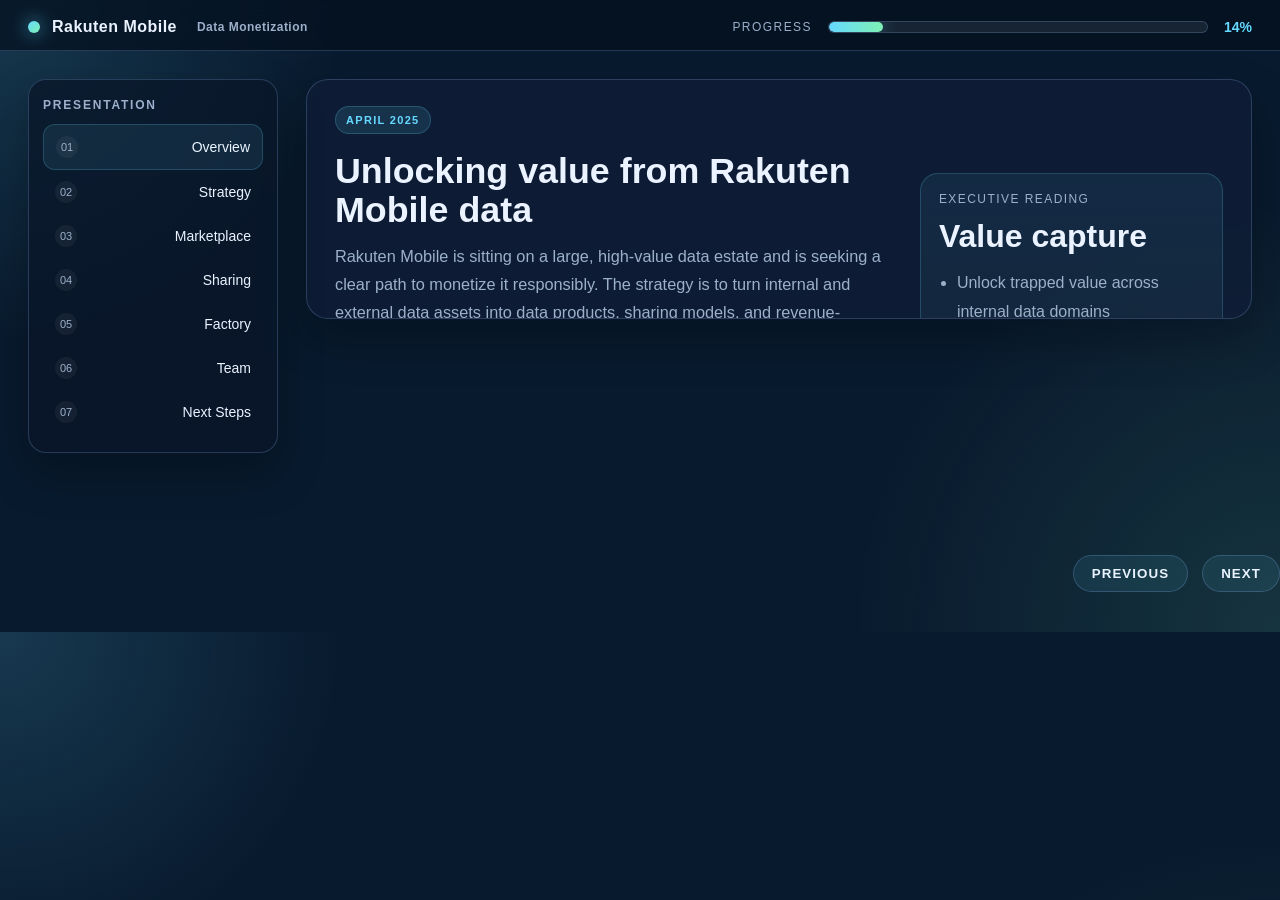
<file: pages/newsletters/Rakuten-Mobile-Data-Monetization-Dashboard.html>
<!DOCTYPE html>
<html lang="en">
  <head>
    <meta charset="UTF-8" />
    <meta name="viewport" content="width=device-width, initial-scale=1.0" />
    <title>Rakuten Mobile Data Monetization Dashboard</title>
    <style>
      :root {
        --bg: #081a2e;
        --bg-alt: #0d2342;
        --panel: rgba(15, 30, 54, 0.82);
        --panel-strong: #102a46;
        --ink: #eaf3ff;
        --muted: #9db0cb;
        --border: rgba(151, 186, 255, 0.22);
        --accent: #66d9ff;
        --accent-2: #7ef0b4;
        --accent-3: #d4a8ff;
        --accent-4: #ffca7a;
        --shadow: 0 20px 45px rgba(0, 0, 0, 0.25);
      }

      * { box-sizing: border-box; }

      html {
        scroll-behavior: smooth;
      }

      body {
        margin: 0;
        font-family: "Segoe UI", Arial, sans-serif;
        background:
          radial-gradient(circle at top left, rgba(102, 217, 255, 0.16), transparent 24%),
          radial-gradient(circle at bottom right, rgba(126, 240, 180, 0.12), transparent 30%),
          var(--bg);
        color: var(--ink);
      }

      .topbar {
        position: sticky;
        top: 0;
        z-index: 20;
        backdrop-filter: blur(12px);
        background: rgba(5, 17, 31, 0.75);
        border-bottom: 1px solid var(--border);
      }

      .top-inner {
        max-width: 1400px;
        margin: 0 auto;
        padding: 18px 28px 14px;
        display: flex;
        align-items: center;
        justify-content: space-between;
        gap: 20px;
      }

      .brand {
        display: flex;
        align-items: center;
        gap: 12px;
        font-weight: 700;
        letter-spacing: 0.03em;
      }

      .brand-mark {
        width: 12px;
        height: 12px;
        border-radius: 50%;
        background: linear-gradient(135deg, var(--accent), var(--accent-2));
        box-shadow: 0 0 18px rgba(102, 217, 255, 0.8);
      }

      .brand small {
        font-size: 12px;
        color: var(--muted);
        margin-left: 8px;
      }

      .progress-meta {
        display: flex;
        align-items: center;
        gap: 16px;
        min-width: 260px;
      }

      .progress-label {
        font-size: 12px;
        text-transform: uppercase;
        letter-spacing: 0.12em;
        color: var(--muted);
      }

      .progress-value {
        font-size: 14px;
        font-weight: 700;
        color: var(--accent);
      }

      .progress-track {
        position: relative;
        width: min(380px, 30vw);
        height: 12px;
        background: rgba(255,255,255,0.08);
        border: 1px solid var(--border);
        border-radius: 999px;
        overflow: hidden;
      }

      .progress-fill {
        position: absolute;
        inset: 0 auto 0 0;
        width: 0;
        background: linear-gradient(90deg, var(--accent), var(--accent-2));
        border-radius: inherit;
        box-shadow: 0 0 18px rgba(102,217,255,0.48);
        transition: width 0.2s ease;
      }

      .layout {
        max-width: 1400px;
        margin: 0 auto;
        display: grid;
        grid-template-columns: 250px minmax(0, 1fr);
        gap: 28px;
        padding: 28px 28px 80px;
      }

      .sidebar {
        position: sticky;
        top: 100px;
        align-self: start;
        height: fit-content;
      }

      .nav {
        background: rgba(10, 22, 40, 0.75);
        border: 1px solid var(--border);
        border-radius: 18px;
        padding: 18px 14px;
        box-shadow: var(--shadow);
      }

      .nav h3 {
        margin: 0 0 12px;
        font-size: 12px;
        text-transform: uppercase;
        letter-spacing: 0.15em;
        color: var(--muted);
      }

      .nav-list {
        list-style: none;
        margin: 0;
        padding: 0;
      }

      .nav-list a {
        display: flex;
        align-items: center;
        justify-content: space-between;
        gap: 12px;
        padding: 11px 12px;
        border-radius: 12px;
        color: var(--ink);
        text-decoration: none;
        font-size: 14px;
        transition: 0.2s ease;
      }

      .nav-list a span:first-child {
        display: inline-flex;
        align-items: center;
        justify-content: center;
        width: 22px;
        height: 22px;
        border-radius: 50%;
        background: rgba(255,255,255,0.05);
        font-size: 11px;
        color: var(--muted);
      }

      .nav-list a:hover,
      .nav-list a.active {
        background: rgba(102, 217, 255, 0.09);
        border: 1px solid rgba(102, 217, 255, 0.2);
      }

      .content {
        display: block;
      }

      section {
        display: none;
        background: var(--panel);
        border: 1px solid var(--border);
        border-radius: 22px;
        box-shadow: var(--shadow);
        padding: 26px 28px 20px;
        max-height: 240px;
        overflow: hidden;
        cursor: pointer;
        transition: max-height 0.35s ease, box-shadow 0.2s ease, border-color 0.2s ease;
      }

      section.active {
        display: block;
      }

      section.expanded {
        max-height: 1800px;
      }

      section:hover {
        border-color: rgba(102, 217, 255, 0.3);
      }

      .eyebrow {
        display: inline-block;
        padding: 7px 10px;
        border-radius: 999px;
        background: rgba(102, 217, 255, 0.12);
        border: 1px solid rgba(102, 217, 255, 0.2);
        color: var(--accent);
        font-size: 11px;
        font-weight: 700;
        letter-spacing: 0.12em;
        text-transform: uppercase;
      }

      h1, h2, h3, p { margin-top: 0; }

      h1 {
        font-size: clamp(2.1rem, 2.8vw, 3.8rem);
        line-height: 1.08;
        margin: 18px 0 14px;
      }

      h2 {
        font-size: clamp(1.5rem, 2vw, 2.2rem);
        margin-bottom: 18px;
      }

      .hero-grid {
        display: grid;
        grid-template-columns: minmax(0, 1.3fr) minmax(220px, 0.7fr);
        gap: 22px;
        align-items: center;
      }

      .hero-copy p {
        color: var(--muted);
        font-size: 1.02rem;
        line-height: 1.7;
        max-width: 62ch;
      }

      .hero-panel {
        background: linear-gradient(180deg, rgba(102, 217, 255, 0.08), rgba(126, 240, 180, 0.04));
        border: 1px solid rgba(102, 217, 255, 0.2);
        border-radius: 18px;
        padding: 18px;
      }

      .hero-panel .mini {
        color: var(--muted);
        font-size: 12px;
        text-transform: uppercase;
        letter-spacing: 0.12em;
      }

      .hero-panel .value {
        font-size: clamp(2rem, 2vw, 3rem);
        font-weight: 800;
        margin: 12px 0 4px;
      }

      .hero-panel ul {
        margin: 14px 0 0;
        padding-left: 18px;
        color: var(--muted);
        line-height: 1.8;
      }

      .stats {
        display: grid;
        grid-template-columns: repeat(3, minmax(0, 1fr));
        gap: 16px;
        margin-top: 22px;
      }

      .stat {
        background: rgba(255,255,255,0.03);
        border: 1px solid var(--border);
        border-radius: 16px;
        padding: 18px;
      }

      .stat .num {
        display: block;
        font-size: clamp(1.7rem, 2vw, 2.4rem);
        font-weight: 800;
        margin-bottom: 8px;
      }

      .stat .label {
        color: var(--muted);
        font-size: 0.9rem;
      }

      .pillar-grid,
      .matrix-grid,
      .factory-grid,
      .team-grid,
      .rate-grid {
        display: grid;
        gap: 18px;
      }

      .pillar-grid { grid-template-columns: repeat(3, minmax(0, 1fr)); }
      .matrix-grid { grid-template-columns: repeat(2, minmax(0, 1fr)); }
      .factory-grid { grid-template-columns: repeat(4, minmax(0, 1fr)); }
      .team-grid { grid-template-columns: repeat(3, minmax(0, 1fr)); }
      .rate-grid { grid-template-columns: repeat(2, minmax(0, 1fr)); }

      .card {
        background: rgba(255,255,255,0.025);
        border: 1px solid var(--border);
        border-radius: 18px;
        padding: 18px 18px 16px;
      }

      .card h3 {
        font-size: 1.05rem;
        margin-bottom: 10px;
      }

      .card p, .card li {
        color: var(--muted);
        line-height: 1.65;
        margin-bottom: 0;
      }

      .card ul {
        margin: 0;
        padding-left: 18px;
      }

      .card .tag {
        display: inline-block;
        font-size: 11px;
        letter-spacing: 0.12em;
        text-transform: uppercase;
        color: var(--accent-2);
        margin-bottom: 8px;
      }

      .highlight {
        background: linear-gradient(135deg, rgba(102, 217, 255, 0.08), rgba(126, 240, 180, 0.08));
      }

      .schema {
        display: grid;
        grid-template-columns: repeat(3, minmax(0,1fr));
        gap: 14px;
      }

      .schema .item {
        background: rgba(255,255,255,0.02);
        border: 1px solid var(--border);
        border-radius: 14px;
        padding: 16px;
      }

      .item strong {
        display: block;
        font-size: 0.75rem;
        letter-spacing: 0.12em;
        text-transform: uppercase;
        color: var(--muted);
        margin-bottom: 8px;
      }

      .chart-grid,
      .visual-grid {
        display: grid;
        grid-template-columns: repeat(2, minmax(0, 1fr));
        gap: 18px;
        margin-top: 18px;
      }

      .chart-card {
        min-height: 240px;
      }

      .chart-header {
        display: flex;
        justify-content: space-between;
        align-items: baseline;
        gap: 12px;
        margin-bottom: 18px;
      }

      .chart-header h3 {
        margin: 0;
        font-size: 1.05rem;
      }

      .chart-note {
        font-size: 11px;
        letter-spacing: 0.1em;
        text-transform: uppercase;
        color: var(--muted);
      }

      .bar-chart {
        display: grid;
        align-items: end;
        grid-template-columns: repeat(5, minmax(0, 1fr));
        gap: 14px;
        height: 150px;
        padding-top: 10px;
      }

      .bar-col {
        display: flex;
        flex-direction: column;
        align-items: center;
        justify-content: end;
        gap: 10px;
        height: 100%;
      }

      .bar {
        width: 100%;
        border-radius: 12px 12px 0 0;
        min-height: 18px;
        background: linear-gradient(180deg, var(--accent), var(--accent-3));
        box-shadow: 0 10px 25px rgba(102, 217, 255, 0.2);
      }

      .bar:nth-child(2n) {
        background: linear-gradient(180deg, var(--accent-2), var(--accent));
      }

      .bar-label {
        font-size: 11px;
        color: var(--muted);
      }

      .line-chart {
        position: relative;
        height: 150px;
        border: 1px solid rgba(255,255,255,0.08);
        border-radius: 14px;
        background: linear-gradient(180deg, rgba(102, 217, 255, 0.04), rgba(255,255,255,0.01));
        overflow: hidden;
      }

      .line-chart svg {
        width: 100%;
        height: 100%;
        display: block;
      }

      .donut-wrap {
        display: flex;
        align-items: center;
        justify-content: center;
        gap: 20px;
        margin-top: 8px;
      }

      .donut {
        width: 132px;
        height: 132px;
        border-radius: 50%;
        position: relative;
        background: conic-gradient(var(--accent) 0 38%, var(--accent-2) 38% 68%, var(--accent-3) 68% 86%, var(--accent-4) 86% 100%);
      }

      .donut::after {
        content: "";
        position: absolute;
        inset: 22px;
        background: rgba(8, 26, 46, 0.95);
        border-radius: 50%;
        border: 1px solid var(--border);
      }

      .donut-center {
        position: absolute;
        inset: 0;
        display: grid;
        place-items: center;
        z-index: 1;
        font-weight: 800;
        font-size: 1.5rem;
      }

      .legend {
        display: grid;
        gap: 10px;
      }

      .legend-item {
        display: flex;
        align-items: center;
        gap: 10px;
        color: var(--muted);
        font-size: 0.92rem;
      }

      .legend-swatch {
        width: 12px;
        height: 12px;
        border-radius: 50%;
        display: inline-block;
      }

      .flow-diagram {
        width: 100%;
        height: 200px;
        border: 1px solid rgba(255,255,255,0.08);
        border-radius: 14px;
        background: linear-gradient(180deg, rgba(126, 240, 180, 0.04), rgba(102, 217, 255, 0.02));
      }

      .flow-diagram svg {
        width: 100%;
        height: 100%;
        display: block;
      }

      .risk-matrix {
        display: grid;
        grid-template-columns: repeat(2, minmax(0, 1fr));
        gap: 12px;
        margin-top: 16px;
      }

      .matrix-box {
        border-radius: 12px;
        padding: 14px;
        border: 1px solid var(--border);
        background: rgba(255,255,255,0.02);
      }

      .matrix-box strong {
        display: block;
        margin-bottom: 6px;
        font-size: 0.8rem;
        letter-spacing: 0.08em;
        text-transform: uppercase;
        color: var(--muted);
      }

      .kpi {
        display: flex;
        justify-content: space-between;
        align-items: center;
        gap: 10px;
        padding: 10px 0;
        border-bottom: 1px solid rgba(255,255,255,0.06);
      }

      .kpi:last-child { border-bottom: none; }

      .kpi .label { color: var(--muted); }
      .kpi .value {
        font-weight: 700;
        color: var(--ink);
      }

      .role {
        display: flex;
        flex-direction: column;
        gap: 8px;
      }

      .role strong {
        font-size: 1.05rem;
      }

      .role small {
        color: var(--accent-2);
        font-weight: 700;
      }

      .role p {
        margin: 0;
        color: var(--muted);
        line-height: 1.6;
      }

      .slide-controls {
        display: flex;
        justify-content: flex-end;
        gap: 14px;
        margin-top: 22px;
        padding-bottom: 40px;
      }

      .slide-controls button {
        appearance: none;
        border: 1px solid var(--border);
        background: rgba(102, 217, 255, 0.09);
        color: var(--ink);
        border-radius: 999px;
        padding: 10px 18px;
        font-weight: 700;
        letter-spacing: 0.08em;
        text-transform: uppercase;
        cursor: pointer;
      }

      .slide-controls button:hover {
        background: rgba(102, 217, 255, 0.17);
      }

      table {
        width: 100%;
        border-collapse: collapse;
        margin-top: 10px;
        background: rgba(255,255,255,0.015);
        border: 1px solid var(--border);
        border-radius: 14px;
        overflow: hidden;
      }

      th, td {
        padding: 12px 14px;
        text-align: left;
        border-bottom: 1px solid rgba(255,255,255,0.06);
      }

      th {
        color: var(--accent);
        font-size: 12px;
        letter-spacing: 0.1em;
        text-transform: uppercase;
      }

      td {
        color: var(--muted);
      }

      @media (max-width: 980px) {
        .layout {
          grid-template-columns: 1fr;
        }

        .sidebar {
          position: static;
        }

        .top-inner {
          flex-wrap: wrap;
        }

        .progress-track {
          width: min(100%, 280px);
        }

        .hero-grid,
        .pillar-grid,
        .matrix-grid,
        .factory-grid,
        .team-grid,
        .rate-grid,
        .schema,
        .chart-grid,
        .visual-grid {
          grid-template-columns: 1fr;
        }
      }
    </style>
  </head>
  <body>
    <header class="topbar">
      <div class="top-inner">
        <div class="brand">
          <span class="brand-mark"></span>
          Rakuten Mobile <small>Data Monetization</small>
        </div>
        <div class="progress-meta">
          <span class="progress-label">Progress</span>
          <div class="progress-track"><div class="progress-fill" id="progressFill"></div></div>
          <span class="progress-value" id="progressValue">0%</span>
        </div>
      </div>
    </header>

    <div class="layout">
      <aside class="sidebar">
        <nav class="nav" aria-label="Section navigation">
          <h3>Presentation</h3>
          <ul class="nav-list">
            <li><a href="#overview" class="active"><span>01</span> Overview</a></li>
            <li><a href="#strategy"><span>02</span> Strategy</a></li>
            <li><a href="#marketplace"><span>03</span> Marketplace</a></li>
            <li><a href="#sharing"><span>04</span> Sharing</a></li>
            <li><a href="#factory"><span>05</span> Factory</a></li>
            <li><a href="#team"><span>06</span> Team</a></li>
            <li><a href="#next-steps"><span>07</span> Next Steps</a></li>
          </ul>
        </nav>
      </aside>

      <main class="content">
        <section id="overview" class="active">
          <div class="eyebrow">April 2025</div>
          <div class="hero-grid">
            <div class="hero-copy">
              <h1>Unlocking value from Rakuten Mobile data</h1>
              <p>
                Rakuten Mobile is sitting on a large, high-value data estate and is seeking a clear path to monetize it responsibly.
                The strategy is to turn internal and external data assets into data products, sharing models, and revenue-generating services
                while building a governance foundation that enables trust, interoperability, and scalable commercialization.
              </p>
              <div class="stats">
                <div class="stat">
                  <span class="num">8.3M+</span>
                  <span class="label">Subscriber base</span>
                </div>
                <div class="stat">
                  <span class="num">3</span>
                  <span class="label">Monetization pillars</span>
                </div>
                <div class="stat">
                  <span class="num">6</span>
                  <span class="label">Enablement layers</span>
                </div>
              </div>
            </div>

            <div class="hero-panel">
              <div class="mini">Executive reading</div>
              <div class="value">Value capture</div>
              <ul>
                <li>Unlock trapped value across internal data domains</li>
                <li>Leverage external partners and ecosystems</li>
                <li>Scale through a marketplace + governance model</li>
              </ul>
            </div>
          </div>
        </section>

        <section id="strategy">
          <div class="eyebrow">Strategy</div>
          <h2>Monetization model built on data foundations</h2>
          <div class="pillar-grid">
            <article class="card highlight">
              <span class="tag">External</span>
              <h3>External data monetization</h3>
              <p>
                Open selected data assets to Rakuten Mobile partners, enterprises, and ecosystem participants through a controlled, revenue-aware model.
              </p>
            </article>
            <article class="card">
              <span class="tag">Internal</span>
              <h3>Internal data monetization</h3>
              <p>
                Create value for internal business stakeholders by enabling faster analytics, better decision-making, and cross-market insights across Rakuten teams.
              </p>
            </article>
            <article class="card">
              <span class="tag">Foundations</span>
              <h3>Data foundations</h3>
              <p>
                Establish enterprise governance, quality standards, source inventory, and data domain cartography to ensure trust, accessibility, and reuse.
              </p>
            </article>
          </div>

          <div class="chart-grid">
            <article class="card chart-card">
              <div class="chart-header">
                <h3>Revenue levers</h3>
                <span class="chart-note">Potential</span>
              </div>
              <div class="bar-chart" aria-label="Revenue lever chart">
                <div class="bar-col"><div class="bar" style="height: 36%;"></div><span class="bar-label">Ad</span></div>
                <div class="bar-col"><div class="bar" style="height: 54%;"></div><span class="bar-label">API</span></div>
                <div class="bar-col"><div class="bar" style="height: 67%;"></div><span class="bar-label">AI</span></div>
                <div class="bar-col"><div class="bar" style="height: 82%;"></div><span class="bar-label">B2B</span></div>
                <div class="bar-col"><div class="bar" style="height: 96%;"></div><span class="bar-label">Data</span></div>
              </div>
            </article>

            <article class="card chart-card">
              <div class="chart-header">
                <h3>Time-to-value</h3>
                <span class="chart-note">Quarter</span>
              </div>
              <div class="line-chart" aria-label="Time to value chart">
                <svg viewBox="0 0 320 150" preserveAspectRatio="none" role="img" aria-label="Growth line chart">
                  <defs>
                    <linearGradient id="lineFill" x1="0" x2="0" y1="0" y2="1">
                      <stop offset="0%" stop-color="rgba(102,217,255,0.45)" />
                      <stop offset="100%" stop-color="rgba(102,217,255,0.02)" />
                    </linearGradient>
                  </defs>
                  <path d="M0,120 C40,110 60,90 90,96 S150,80 185,70 S240,42 320,18 L320,150 L0,150 Z" fill="url(#lineFill)" opacity="0.9"></path>
                  <path d="M0,120 C40,110 60,90 90,96 S150,80 185,70 S240,42 320,18" fill="none" stroke="#66d9ff" stroke-width="3" stroke-linecap="round"></path>
                  <g fill="#eaf3ff" font-size="10">
                    <circle cx="0" cy="120" r="4"></circle>
                    <circle cx="90" cy="96" r="4"></circle>
                    <circle cx="185" cy="70" r="4"></circle>
                    <circle cx="320" cy="18" r="4"></circle>
                  </g>
                </svg>
              </div>
            </article>
          </div>
        </section>

        <section id="marketplace">
          <div class="eyebrow">Marketplace</div>
          <h2>Data Marketplace as the commercialization backbone</h2>
          <div class="matrix-grid">
            <div class="card">
              <h3>Why it matters</h3>
              <p>
                The Data Marketplace connects producers and consumers of data products to enable rapid sharing and monetization in a frictionless model.
                It complements lakehouse architectures and supports emerging patterns such as Data Mesh and Data Fabric.
              </p>
            </div>
            <div class="card">
              <h3>Producer and consumer value</h3>
              <ul>
                <li>Producers can register, publish, and govern data products.</li>
                <li>Consumers get a single shop front for requesting access and provisioning.</li>
                <li>Business units gain faster time to insight and stronger data democratization.</li>
              </ul>
            </div>
          </div>

          <div class="schema" style="margin-top: 18px;">
            <div class="item">
              <strong>Data producers</strong>
              Create, register, and deliver data products with governance and visibility on consumption.
            </div>
            <div class="item">
              <strong>Data consumers</strong>
              Discover, request, and provision access through a shopping-cart like experience.
            </div>
            <div class="item">
              <strong>Organization</strong>
              Enable scale, trust, privacy alignment, and data monetization across business ecosystems.
            </div>
          </div>

          <div class="visual-grid">
            <div class="card chart-card">
              <div class="chart-header">
                <h3>Marketplace flow</h3>
                <span class="chart-note">Value chain</span>
              </div>
              <div class="flow-diagram" aria-label="Marketplace flow diagram">
                <svg viewBox="0 0 420 200" preserveAspectRatio="none" role="img" aria-label="Data marketplace flow">
                  <defs>
                    <marker id="arrow" markerWidth="8" markerHeight="8" refX="6" refY="4" orient="auto">
                      <path d="M0,0 L0,8 L8,4 z" fill="#7ef0b4"></path>
                    </marker>
                  </defs>
                  <line x1="80" y1="100" x2="165" y2="100" stroke="#7ef0b4" stroke-width="2.5" marker-end="url(#arrow)"/>
                  <line x1="255" y1="100" x2="340" y2="100" stroke="#7ef0b4" stroke-width="2.5" marker-end="url(#arrow)"/>
                  <line x1="210" y1="150" x2="210" y2="118" stroke="#66d9ff" stroke-width="2.5" marker-end="url(#arrow)"/>
                  <rect x="20" y="68" width="60" height="60" rx="14" fill="rgba(102,217,255,0.12)" stroke="#66d9ff"/>
                  <rect x="170" y="68" width="85" height="60" rx="14" fill="rgba(126,240,180,0.12)" stroke="#7ef0b4"/>
                  <rect x="340" y="68" width="60" height="60" rx="14" fill="rgba(212,168,255,0.12)" stroke="#d4a8ff"/>
                  <text x="50" y="101" text-anchor="middle" fill="#eaf3ff" font-size="11">Source</text>
                  <text x="212" y="101" text-anchor="middle" fill="#eaf3ff" font-size="11">Marketplace</text>
                  <text x="370" y="101" text-anchor="middle" fill="#eaf3ff" font-size="11">Buyer</text>
                  <text x="210" y="170" text-anchor="middle" fill="#9db0cb" font-size="11">Governance</text>
                </svg>
              </div>
            </div>

            <div class="card chart-card">
              <div class="chart-header">
                <h3>Impact by function</h3>
                <span class="chart-note">Score</span>
              </div>
              <div class="bar-chart" aria-label="Impact by function chart">
                <div class="bar-col"><div class="bar" style="height: 46%;"></div><span class="bar-label">Ops</span></div>
                <div class="bar-col"><div class="bar" style="height: 58%;"></div><span class="bar-label">Sales</span></div>
                <div class="bar-col"><div class="bar" style="height: 72%;"></div><span class="bar-label">Data</span></div>
                <div class="bar-col"><div class="bar" style="height: 84%;"></div><span class="bar-label">Risk</span></div>
                <div class="bar-col"><div class="bar" style="height: 94%;"></div><span class="bar-label">Biz</span></div>
              </div>
            </div>
          </div>
        </section>

        <section id="sharing">
          <div class="eyebrow">Data sharing</div>
          <h2>Governance and data-sharing framework</h2>
          <div class="matrix-grid">
            <article class="card">
              <h3>Target state capability</h3>
              <p>
                The platform is designed to support contractual, secure, and interoperable exchange of data across internal and external stakeholders.
              </p>
              <div class="kpi">
                <span class="label">Metadata management</span>
                <span class="value">Enabled</span>
              </div>
              <div class="kpi">
                <span class="label">Data quality controls</span>
                <span class="value">Standardized</span>
              </div>
              <div class="kpi">
                <span class="label">Privacy & security</span>
                <span class="value">Policy-driven</span>
              </div>
            </article>

            <article class="card">
              <h3>Architecture building blocks</h3>
              <ul>
                <li>Data owners and source system owners</li>
                <li>Data platform owner and publication admins</li>
                <li>Data consumer and enterprise data governance</li>
                <li>Data contract management, quality, privacy, and monitoring</li>
              </ul>
            </article>
          </div>

          <div class="chart-grid">
            <article class="card chart-card">
              <div class="chart-header">
                <h3>Governance maturity</h3>
                <span class="chart-note">Current</span>
              </div>
              <div class="donut-wrap">
                <div class="donut" aria-label="Governance maturity donut chart">
                  <div class="donut-center">68%</div>
                </div>
                <div class="legend">
                  <div class="legend-item"><span class="legend-swatch" style="background: var(--accent);"></span>Policies 38%</div>
                  <div class="legend-item"><span class="legend-swatch" style="background: var(--accent-2);"></span>Controls 30%</div>
                  <div class="legend-item"><span class="legend-swatch" style="background: var(--accent-3);"></span>Catalog 18%</div>
                  <div class="legend-item"><span class="legend-swatch" style="background: var(--accent-4);"></span>Audit 14%</div>
                </div>
              </div>
            </article>

            <article class="card chart-card">
              <div class="chart-header">
                <h3>Risk & opportunity</h3>
                <span class="chart-note">Heat map</span>
              </div>
              <div class="risk-matrix">
                <div class="matrix-box"><strong>Low risk</strong>Clear ownership and policy clarity.</div>
                <div class="matrix-box"><strong>High upside</strong>Commercial acceleration and ecosystem access.</div>
                <div class="matrix-box"><strong>Monitor</strong>Data quality drift and integration lag.</div>
                <div class="matrix-box"><strong>Priority</strong>Privacy alignment and partner readiness.</div>
              </div>
            </article>
          </div>
        </section>

        <section id="factory">
          <div class="eyebrow">Use cases</div>
          <h2>Use case factory and productization path</h2>
          <div class="factory-grid">
            <article class="card">
              <span class="tag">01</span>
              <h3>Ideation</h3>
              <p>Requirements from departments and use case registry.</p>
            </article>
            <article class="card">
              <span class="tag">02</span>
              <h3>Qualification</h3>
              <p>Assess business value, feasibility, and product fit.</p>
            </article>
            <article class="card">
              <span class="tag">03</span>
              <h3>Design</h3>
              <p>Architectural design, pipeline design, and delivery options.</p>
            </article>
            <article class="card">
              <span class="tag">04</span>
              <h3>Publish & monetize</h3>
              <p>Launch, price, monitor, and optimize commercial outcomes.</p>
            </article>
          </div>

          <div class="card" style="margin-top: 18px;">
            <h3>Prioritization framework</h3>
            <div class="kpi">
              <span class="label">People</span>
              <span class="value">Stakeholder alignment</span>
            </div>
            <div class="kpi">
              <span class="label">Process</span>
              <span class="value">Operating model and productization</span>
            </div>
            <div class="kpi">
              <span class="label">Technology</span>
              <span class="value">Data platform and API enablement</span>
            </div>
          </div>
        </section>

        <section id="team">
          <div class="eyebrow">Team</div>
          <h2>Day 1 delivery team</h2>
          <div class="team-grid">
            <article class="card role">
              <strong>Amit Joshi</strong>
              <small>Senior Advisor / Engagement Accountability</small>
              <p>Business strategy, transformation leadership, and program oversight.</p>
            </article>

            <article class="card role">
              <strong>Venkata Sameer</strong>
              <small>Lead Architect / Engagement Responsibility</small>
              <p>Solution architecture, cloud/integration design, and modernization guidance.</p>
            </article>

            <article class="card role">
              <strong>Telco and Data teams</strong>
              <small>Consulting capability</small>
              <p>Business consulting, data strategy, analytics, and delivery coordination.</p>
            </article>
          </div>
        </section>

        <section id="next-steps">
          <div class="eyebrow">Next steps</div>
          <h2>Commercial model and partnership commitment</h2>
          <div class="rate-grid">
            <div class="card">
              <h3>Recommended engagement model</h3>
              <p>
                Time & Material, enabling flexibility as deliverables evolve and the organization scales in a One Rakuten – One Capgemini approach.
              </p>
            </div>
            <div class="card">
              <h3>Strategic intent</h3>
              <p>
                Capgemini is prepared to collaborate closely with Rakuten Mobile to realize end-to-end value creation from data monetization opportunities.
              </p>
            </div>
          </div>

          <table aria-label="Rate card table">
            <thead>
              <tr>
                <th>Role</th>
                <th>Rate (per day)</th>
              </tr>
            </thead>
            <tbody>
              <tr><td>Senior Advisor</td><td>As per statement of work</td></tr>
              <tr><td>Engagement Manager</td><td>As per statement of work</td></tr>
              <tr><td>Telco Business Consultant</td><td>As per statement of work</td></tr>
              <tr><td>Data Strategy Consultant</td><td>As per statement of work</td></tr>
              <tr><td>Data Consultant</td><td>As per statement of work</td></tr>
            </tbody>
          </table>
        </section>
      </main>
    </div>

    <div class="slide-controls" aria-label="Slide controls">
      <button type="button" id="prevSlide">Previous</button>
      <button type="button" id="nextSlide">Next</button>
    </div>

    <script>
      const sections = Array.from(document.querySelectorAll('main section[id]'));
      const navLinks = Array.from(document.querySelectorAll('.nav-list a'));
      const progressFill = document.getElementById('progressFill');
      const progressValue = document.getElementById('progressValue');
      const prevButton = document.getElementById('prevSlide');
      const nextButton = document.getElementById('nextSlide');
      let activeIndex = 0;

      function updateProgress() {
        const value = sections.length > 1 ? ((activeIndex + 1) / sections.length) * 100 : 100;
        progressFill.style.width = value + '%';
        progressValue.textContent = Math.round(value) + '%';
      }

      function showSlide(index) {
        activeIndex = (index + sections.length) % sections.length;

        sections.forEach((section, i) => {
          section.classList.toggle('active', i === activeIndex);
          section.classList.remove('expanded');
        });

        navLinks.forEach((link, i) => {
          const href = link.getAttribute('href');
          link.classList.toggle('active', href === '#' + sections[activeIndex].id && i === activeIndex);
        });

        updateProgress();
      }

      sections.forEach((section, index) => {
        section.addEventListener('click', (event) => {
          if (event.target.closest('button')) return;
          section.classList.toggle('expanded');
        });
      });

      navLinks.forEach((link) => {
        link.addEventListener('click', (event) => {
          event.preventDefault();
          const targetId = link.getAttribute('href').substring(1);
          const newIndex = sections.findIndex((section) => section.id === targetId);
          if (newIndex >= 0) {
            showSlide(newIndex);
          }
        });
      });

      prevButton.addEventListener('click', () => showSlide(activeIndex - 1));
      nextButton.addEventListener('click', () => showSlide(activeIndex + 1));

      showSlide(0);
    </script>
  </body>
</html>
</file>
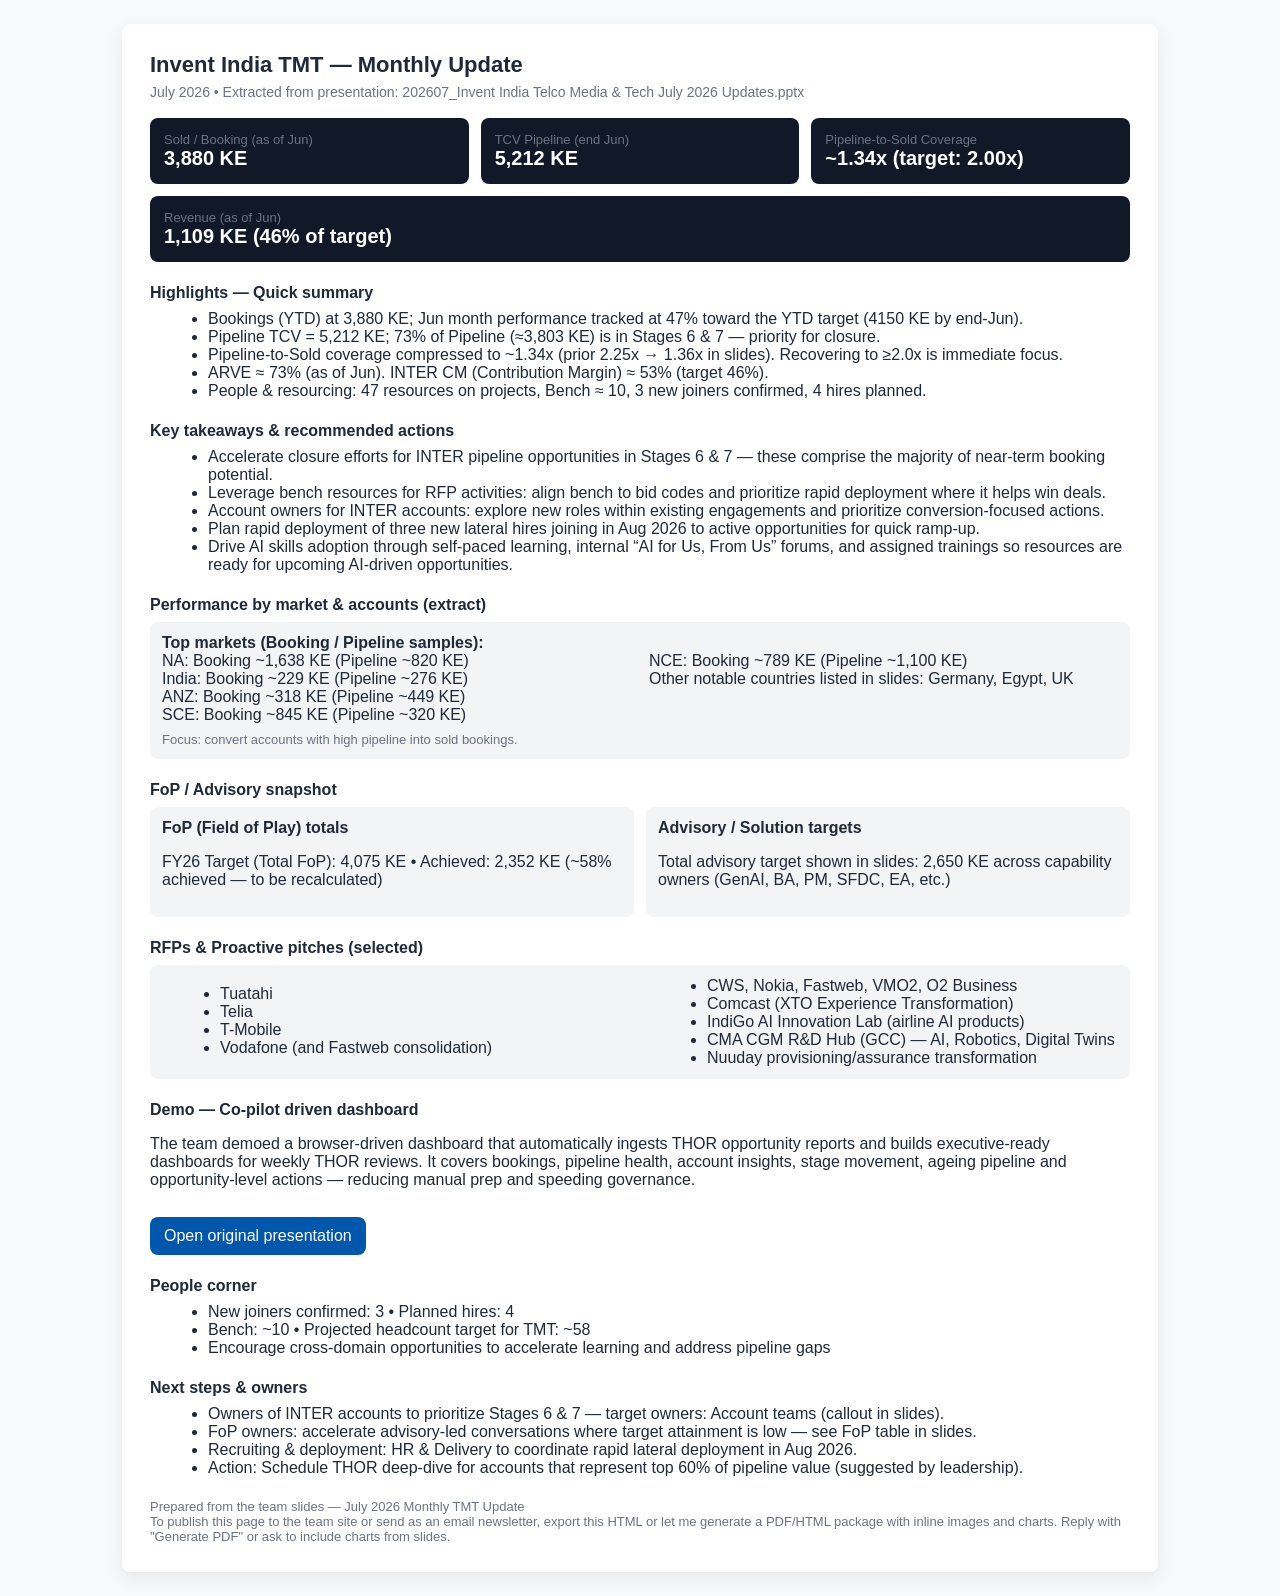
<file: pages/newsletters/TMT_July_2026_Newsletter.html>
<!doctype html>
<html lang="en">
<head>
  <meta charset="utf-8">
  <meta name="viewport" content="width=device-width,initial-scale=1">
  <title>Invent India TMT — Monthly Update — July 2026</title>
  <style>
    body{font-family:Inter,Segoe UI,Arial,sans-serif;color:#1f2937;background:#f7fafc;margin:0;padding:24px}
    .container{max-width:980px;margin:0 auto;background:#fff;padding:28px;border-radius:8px;box-shadow:0 6px 18px rgba(15,23,42,0.08)}
    header h1{margin:0;font-size:22px}
    .meta{color:#6b7280;margin-top:6px;font-size:14px}
    .kpi-grid{display:flex;gap:12px;margin-top:18px;flex-wrap:wrap}
    .kpi{flex:1 1 220px;background:#111827;color:#fff;padding:14px;border-radius:8px}
    .kpi .value{font-size:20px;font-weight:700}
    .section{margin-top:22px}
    .section h2{margin:0 0 8px 0;font-size:16px}
    ul{margin:8px 0 0 18px}
    .cards{display:grid;grid-template-columns:1fr 1fr;gap:12px}
    .card{background:#f3f4f6;padding:12px;border-radius:8px}
    .cta{display:inline-block;margin-top:12px;padding:10px 14px;background:#0057AB;color:#fff;border-radius:8px;text-decoration:none}
    .muted{color:#6b7280;font-size:13px}
    pre{background:#0f172a;color:#fff;padding:12px;border-radius:6px;overflow:auto}
    .accounts{columns:2;-webkit-columns:2;column-gap:18px}
    footer{margin-top:22px;font-size:13px;color:#6b7280}
  </style>
</head>
<body>
  <div class="container">
    <header>
      <h1>Invent India TMT — Monthly Update</h1>
      <div class="meta">July 2026 • Extracted from presentation: 202607_Invent India Telco Media &amp; Tech July 2026 Updates.pptx</div>
    </header>

    <div class="kpi-grid">
      <div class="kpi">
        <div class="label muted">Sold / Booking (as of Jun)</div>
        <div class="value">3,880 KE</div>
      </div>
      <div class="kpi">
        <div class="label muted">TCV Pipeline (end Jun)</div>
        <div class="value">5,212 KE</div>
      </div>
      <div class="kpi">
        <div class="label muted">Pipeline-to-Sold Coverage</div>
        <div class="value">~1.34x (target: 2.00x)</div>
      </div>
      <div class="kpi">
        <div class="label muted">Revenue (as of Jun)</div>
        <div class="value">1,109 KE (46% of target)</div>
      </div>
    </div>

    <section class="section">
      <h2>Highlights — Quick summary</h2>
      <ul>
        <li>Bookings (YTD) at 3,880 KE; Jun month performance tracked at 47% toward the YTD target (4150 KE by end-Jun).</li>
        <li>Pipeline TCV = 5,212 KE; 73% of Pipeline (≈3,803 KE) is in Stages 6 &amp; 7 — priority for closure.</li>
        <li>Pipeline-to-Sold coverage compressed to ~1.34x (prior 2.25x → 1.36x in slides). Recovering to ≥2.0x is immediate focus.</li>
        <li>ARVE ≈ 73% (as of Jun). INTER CM (Contribution Margin) ≈ 53% (target 46%).</li>
        <li>People &amp; resourcing: 47 resources on projects, Bench ≈ 10, 3 new joiners confirmed, 4 hires planned.</li>
      </ul>
    </section>

    <section class="section">
      <h2>Key takeaways &amp; recommended actions</h2>
      <ul>
        <li>Accelerate closure efforts for INTER pipeline opportunities in Stages 6 &amp; 7 — these comprise the majority of near-term booking potential.</li>
        <li>Leverage bench resources for RFP activities: align bench to bid codes and prioritize rapid deployment where it helps win deals.</li>
        <li>Account owners for INTER accounts: explore new roles within existing engagements and prioritize conversion-focused actions.</li>
        <li>Plan rapid deployment of three new lateral hires joining in Aug 2026 to active opportunities for quick ramp-up.</li>
        <li>Drive AI skills adoption through self-paced learning, internal “AI for Us, From Us” forums, and assigned trainings so resources are ready for upcoming AI-driven opportunities.</li>
      </ul>
    </section>

    <section class="section">
      <h2>Performance by market &amp; accounts (extract)</h2>
      <div class="card">
        <strong>Top markets (Booking / Pipeline samples):</strong>
        <div class="accounts">
          <div>
            NA: Booking ~1,638 KE (Pipeline ~820 KE)
            <br>India: Booking ~229 KE (Pipeline ~276 KE)
            <br>ANZ: Booking ~318 KE (Pipeline ~449 KE)
            <br>SCE: Booking ~845 KE (Pipeline ~320 KE)
          </div>
          <div>
            NCE: Booking ~789 KE (Pipeline ~1,100 KE)
            <br>Other notable countries listed in slides: Germany, Egypt, UK
          </div>
        </div>
        <div style="margin-top:8px;" class="muted">Focus: convert accounts with high pipeline into sold bookings.</div>
      </div>
    </section>

    <section class="section">
      <h2>FoP / Advisory snapshot</h2>
      <div class="cards">
        <div class="card">
          <strong>FoP (Field of Play) totals</strong>
          <p>FY26 Target (Total FoP): 4,075 KE • Achieved: 2,352 KE (~58% achieved — to be recalculated)</p>
        </div>
        <div class="card">
          <strong>Advisory / Solution targets</strong>
          <p>Total advisory target shown in slides: 2,650 KE across capability owners (GenAI, BA, PM, SFDC, EA, etc.)</p>
        </div>
      </div>
    </section>

    <section class="section">
      <h2>RFPs &amp; Proactive pitches (selected)</h2>
      <div class="card accounts">
        <ul>
          <li>Tuatahi</li>
          <li>Telia</li>
          <li>T-Mobile</li>
          <li>Vodafone (and Fastweb consolidation)</li>
          <li>CWS, Nokia, Fastweb, VMO2, O2 Business</li>
          <li>Comcast (XTO Experience Transformation)</li>
          <li>IndiGo AI Innovation Lab (airline AI products)</li>
          <li>CMA CGM R&amp;D Hub (GCC) — AI, Robotics, Digital Twins</li>
          <li>Nuuday provisioning/assurance transformation</li>
        </ul>
      </div>
    </section>

    <section class="section">
      <h2>Demo — Co-pilot driven dashboard</h2>
      <p>The team demoed a browser-driven dashboard that automatically ingests THOR opportunity reports and builds executive-ready dashboards for weekly THOR reviews. It covers bookings, pipeline health, account insights, stage movement, ageing pipeline and opportunity-level actions — reducing manual prep and speeding governance.</p>
      <a class="cta" href="file:///C:/Users/rajkamaa/Downloads/AI exercises/202607_Invent India Telco Media &amp; Tech July 2026 Updates.pptx">Open original presentation</a>
    </section>

    <section class="section">
      <h2>People corner</h2>
      <ul>
        <li>New joiners confirmed: 3 • Planned hires: 4</li>
        <li>Bench: ~10 • Projected headcount target for TMT: ~58</li>
        <li>Encourage cross-domain opportunities to accelerate learning and address pipeline gaps</li>
      </ul>
    </section>

    <section class="section">
      <h2>Next steps &amp; owners</h2>
      <ul>
        <li>Owners of INTER accounts to prioritize Stages 6 &amp; 7 — target owners: Account teams (callout in slides).</li>
        <li>FoP owners: accelerate advisory-led conversations where target attainment is low — see FoP table in slides.</li>
        <li>Recruiting &amp; deployment: HR &amp; Delivery to coordinate rapid lateral deployment in Aug 2026.</li>
        <li>Action: Schedule THOR deep-dive for accounts that represent top 60% of pipeline value (suggested by leadership).</li>
      </ul>
    </section>

    <footer>
      <div>Prepared from the team slides — July 2026 Monthly TMT Update</div>
      <div class="muted">To publish this page to the team site or send as an email newsletter, export this HTML or let me generate a PDF/HTML package with inline images and charts. Reply with "Generate PDF" or ask to include charts from slides.</div>
    </footer>
  </div>
</body>
</html>
</file>
<file: assets/css/style.css>
:root {
  --bg: #f4f7fb;
  --panel: #ffffff;
  --panel-alt: #eef4ff;
  --ink: #172033;
  --muted: #5d6b82;
  --line: #dfe8f4;
  --primary: #234fd6;
  --primary-soft: rgba(35, 79, 214, 0.1);
  --accent: #0d8c8c;
  --accent-soft: rgba(13, 140, 140, 0.1);
  --warning: #f39c12;
  --shadow: 0 18px 40px rgba(15, 23, 42, 0.08);
}

* { box-sizing: border-box; }

body {
  margin: 0;
  font-family: "Segoe UI", Tahoma, Geneva, Verdana, sans-serif;
  background: linear-gradient(180deg, #eef4ff 0%, var(--bg) 100%);
  color: var(--ink);
}

button, input { font: inherit; }

.page-shell {
  max-width: 1280px;
  margin: 0 auto;
  padding: 32px 24px 56px;
}

.topbar {
  display: flex;
  justify-content: space-between;
  align-items: center;
  gap: 18px;
  margin-bottom: 22px;
}

.eyebrow, .section-label {
  text-transform: uppercase;
  letter-spacing: 0.12em;
  font-size: 11px;
  font-weight: 700;
  color: var(--primary);
}

.topbar h1 {
  margin: 8px 0 0;
  font-size: clamp(2rem, 3vw, 3rem);
  line-height: 1.1;
}

.topbar-badge {
  background: var(--primary-soft);
  color: var(--primary);
  border: 1px solid rgba(35, 79, 214, 0.15);
  padding: 10px 16px;
  border-radius: 999px;
  font-weight: 700;
}

.hub {
  display: grid;
  gap: 22px;
}

.panel {
  background: var(--panel);
  border: 1px solid var(--line);
  border-radius: 22px;
  box-shadow: var(--shadow);
}

.hero {
  display: flex;
  justify-content: space-between;
  padding: 26px 28px;
  gap: 18px;
  background: linear-gradient(135deg, rgba(35,79,214,0.08), rgba(13,140,140,0.04));
}

.hero h2 {
  margin: 10px 0 12px;
  font-size: clamp(1.4rem, 2vw, 2.2rem);
  max-width: 760px;
}

.lead {
  margin: 0;
  max-width: 760px;
  color: var(--muted);
  line-height: 1.7;
}

.capability-link {
  display: flex;
  justify-content: space-between;
  align-items: center;
  gap: 18px;
  padding: 20px 24px;
  color: var(--ink);
  text-decoration: none;
  background: linear-gradient(135deg, #fffdf6, #ffffff);
  border-color: rgba(243, 156, 18, 0.28);
}

.capability-link strong,
.capability-link span:last-child {
  display: block;
}

.capability-link strong {
  margin: 7px 0 5px;
  font-size: 1.1rem;
}

.capability-link span:last-child {
  color: var(--muted);
  line-height: 1.5;
}

.capability-link-arrow {
  color: #9a5b00;
  font-weight: 800;
  white-space: nowrap;
}

.capability-main {
  display: grid;
  gap: 22px;
}

.capability-hero {
  display: flex;
  justify-content: space-between;
  gap: 24px;
  padding: 28px;
  background: linear-gradient(135deg, rgba(243, 156, 18, 0.14), rgba(13, 140, 140, 0.06));
}

.capability-hero h2 {
  max-width: 820px;
  margin: 10px 0 12px;
  font-size: clamp(1.6rem, 2.6vw, 2.45rem);
  line-height: 1.15;
}

.capability-hero-note {
  align-self: center;
  min-width: 220px;
  max-width: 260px;
  padding: 16px;
  border-left: 4px solid var(--warning);
  background: rgba(255, 255, 255, 0.72);
  border-radius: 12px;
}

.capability-hero-note strong,
.capability-hero-note span {
  display: block;
}

.capability-hero-note strong {
  margin-bottom: 7px;
  color: #9a5b00;
}

.capability-hero-note span {
  color: var(--muted);
  font-size: 0.86rem;
  line-height: 1.5;
}

.capability-sidebar {
  min-width: 0;
}

.capability-priority {
  padding: 24px;
}

.capability-priority h2 {
  margin: 8px 0 18px;
  font-size: 1.35rem;
}

.priority-grid {
  display: grid;
  grid-template-columns: repeat(3, minmax(0, 1fr));
  gap: 14px;
}

.priority-grid div {
  display: grid;
  gap: 6px;
  padding: 15px;
  border: 1px solid var(--line);
  border-radius: 12px;
  background: #f8fafc;
}

.priority-grid strong {
  color: var(--primary);
}

.priority-grid span {
  color: var(--muted);
  font-size: 0.86rem;
  line-height: 1.55;
}

.capability-section {
  padding: 24px 28px;
  background: linear-gradient(135deg, #fffdf6, #ffffff);
  border-color: rgba(243, 156, 18, 0.28);
}

.capability-heading {
  display: flex;
  justify-content: space-between;
  align-items: flex-start;
  gap: 18px;
  margin-bottom: 20px;
}

.capability-heading h2 {
  margin: 9px 0 8px;
  font-size: clamp(1.35rem, 2vw, 1.9rem);
}

.capability-card {
  padding: 20px;
  border: 1px solid rgba(243, 156, 18, 0.28);
  border-left: 5px solid var(--warning);
  border-radius: 16px;
  background: rgba(255, 255, 255, 0.78);
}

.capability-metrics {
  display: grid;
  grid-template-columns: repeat(4, minmax(0, 1fr));
  gap: 12px;
  margin-bottom: 24px;
}

.capability-metric {
  display: grid;
  gap: 5px;
  padding: 14px;
  border-radius: 12px;
  background: #fff8e8;
  border: 1px solid rgba(243, 156, 18, 0.2);
}

.capability-metric strong {
  font-size: 1.65rem;
  color: #9a5b00;
}

.capability-metric span {
  color: var(--muted);
  font-size: 0.8rem;
  line-height: 1.35;
}

.showcase-columns {
  display: grid;
  grid-template-columns: minmax(0, 1.5fr) minmax(250px, 0.8fr);
  gap: 24px;
}

.field-grid {
  display: grid;
  grid-template-columns: repeat(2, minmax(0, 1fr));
  gap: 12px;
  margin-top: 10px;
}

.field-item {
  padding: 14px;
  border-radius: 12px;
  background: #f8fafc;
  border: 1px solid var(--line);
}

.field-item h3 {
  margin: 0 0 7px;
  color: var(--primary);
  font-size: 0.98rem;
}

.field-item p {
  margin: 0;
  color: var(--muted);
  font-size: 0.86rem;
  line-height: 1.55;
}

.showcase-side {
  padding-left: 20px;
  border-left: 1px solid var(--line);
}

.showcase-tags {
  display: flex;
  flex-wrap: wrap;
  gap: 7px;
  margin: 10px 0 22px;
  padding: 0;
  list-style: none;
}

.showcase-tags li {
  padding: 6px 9px;
  border-radius: 8px;
  background: var(--accent-soft);
  color: #0d6363;
  font-size: 0.76rem;
  font-weight: 700;
}

.takeaway-list {
  display: grid;
  gap: 10px;
  margin: 10px 0 0;
  padding-left: 18px;
  color: var(--muted);
  font-size: 0.86rem;
  line-height: 1.5;
}

.hero-metrics {
  display: flex;
  gap: 16px;
  align-items: center;
  flex-wrap: wrap;
}

.metric-box {
  min-width: 120px;
  padding: 16px 18px;
  border-radius: 16px;
  background: rgba(255,255,255,0.7);
  border: 1px solid var(--line);
  display: grid;
  gap: 6px;
}

.metric-value {
  font-size: 2rem;
  font-weight: 800;
  color: var(--ink);
}

.metric-label {
  color: var(--muted);
  font-size: 0.8rem;
}

.primary-btn {
  padding: 13px 18px;
  border-radius: 12px;
  border: none;
  background: var(--primary);
  color: #fff;
  cursor: pointer;
  font-weight: 700;
}

.primary-btn:hover { filter: brightness(1.05); }

.search-btn { background: var(--accent); }

.suggested-tags {
  margin-top: 14px;
  display: flex;
  gap: 10px;
  flex-wrap: wrap;
}

.tag {
  background: var(--panel-alt);
  color: var(--primary);
  border: 1px solid rgba(35,79,214,0.14);
  padding: 7px 10px;
  border-radius: 999px;
  font-size: 0.82rem;
  cursor: pointer;
}

.results-header {
  display: flex;
  justify-content: space-between;
  align-items: center;
  gap: 12px;
  margin-bottom: 18px;
}

.results-header span {
  color: var(--muted);
  font-weight: 600;
}

.results-container {
  display: grid;
  gap: 18px;
}

.result-card {
  padding: 20px 18px;
  border: 1px solid var(--line);
  border-radius: 18px;
  background: linear-gradient(180deg, #fff, #f9fbff);
}

.result-top {
  display: flex;
  justify-content: space-between;
  gap: 10px;
  align-items: center;
  margin-bottom: 12px;
}

.result-card h4 {
  margin: 0;
  font-size: 1.2rem;
}

.badge {
  display: inline-flex;
  align-items: center;
  padding: 6px 10px;
  border-radius: 999px;
  background: var(--primary-soft);
  color: var(--primary);
  font-size: 0.75rem;
  font-weight: 800;
}

.result-card p {
  color: var(--muted);
  line-height: 1.7;
  margin: 0 0 14px;
}

.meta-row {
  display: flex;
  justify-content: space-between;
  gap: 14px;
  flex-wrap: wrap;
  margin-bottom: 14px;
}

.meta-block {
  min-width: 180px;
}

.meta-label {
  display: block;
  margin-bottom: 6px;
  color: var(--muted);
  font-size: 0.72rem;
  text-transform: uppercase;
  letter-spacing: 0.06em;
  font-weight: 700;
}

.meta-value {
  font-size: 0.94rem;
  line-height: 1.5;
}

.keywords {
  display: flex;
  flex-wrap: wrap;
  gap: 8px;
  margin: 0 0 18px;
  padding: 0;
  list-style: none;
}

.keywords li {
  padding: 6px 9px;
  border-radius: 8px;
  background: rgba(13, 140, 140, 0.08);
  color: #0d6060;
  font-size: 0.74rem;
  font-weight: 700;
}

.actions-row {
  display: flex;
  justify-content: flex-start;
  flex-wrap: wrap;
  gap: 10px;
}

.secondary-btn, .link-btn {
  border: 1px solid var(--line);
  background: #fff;
  color: var(--ink);
  padding: 10px 14px;
  border-radius: 10px;
  text-decoration: none;
  font-weight: 700;
  cursor: pointer;
}

.link-btn {
  background: var(--accent-soft);
  border-color: rgba(13, 140, 140, 0.2);
  color: #0d6363;
}

.empty-state {
  padding: 30px 16px;
  border: 1px dashed var(--line);
  border-radius: 16px;
  text-align: center;
  color: var(--muted);
  background: #fbfcff;
}

@media (max-width: 900px) {
  .hero { flex-direction: column; }
  .search-row { flex-direction: column; }
  .topbar { flex-direction: column; align-items: flex-start; }
  .capability-heading { flex-direction: column; }
  .capability-metrics, .field-grid, .showcase-columns { grid-template-columns: 1fr; }
  .showcase-side { padding-left: 0; border-left: 0; }
  .capability-hero { flex-direction: column; }
  .capability-hero-note { max-width: none; }
  .priority-grid { grid-template-columns: 1fr; }
}

@media print {
  body { background: #fff; }
  .topbar, .results-header .section-label, .actions-row, .suggested-tags { display: none !important; }
  .page-shell { max-width: 100%; padding: 0; }
  .panel { box-shadow: none; border: 1px solid #ddd; }
  .result-card { break-inside: avoid; }
}

/* Editorial library skin */
:root {
  --bg: #f3f8fc;
  --panel: #f8fbfd;
  --panel-alt: #dff5ff;
  --ink: #071b3a;
  --muted: #55708c;
  --line: #c5d9e8;
  --primary: #071b3a;
  --primary-soft: #e5f1f8;
  --accent: #00a9e0;
  --accent-soft: #dff5ff;
  --warning: #0070ad;
  --shadow: none;
}

body {
  background: linear-gradient(135deg, #f3f8fc 0%, #ffffff 56%, #e8f6fc 100%);
  color: var(--ink);
  font-family: Arial, Helvetica, sans-serif;
}

.page-shell {
  max-width: 1440px;
  padding: 22px 42px 74px;
}

.editorial-shell { overflow: hidden; }

.site-nav {
  min-height: 58px;
  margin-bottom: 64px;
  border-bottom: 1px solid var(--ink);
  padding-bottom: 18px;
}

.brand-mark {
  display: flex;
  align-items: center;
  gap: 10px;
  color: var(--ink);
  font-size: 12px;
  font-weight: 900;
  letter-spacing: 0.08em;
  line-height: 0.95;
  text-decoration: none;
}

.brand-mark em { font-style: normal; color: #0070ad; }

.brand-dot {
  width: 24px;
  height: 24px;
  display: block;
  background: #00a9e0;
  border-radius: 50%;
  box-shadow: 8px 0 0 var(--ink);
}

.nav-links {
  display: flex;
  gap: 28px;
  margin-left: auto;
  margin-right: 28px;
}

.nav-links a {
  color: var(--ink);
  font-size: 13px;
  font-weight: 700;
  text-decoration: none;
}

.nav-links a:hover { text-decoration: underline; text-underline-offset: 4px; }

.topbar-badge {
  padding: 0;
  border: 0;
  border-radius: 0;
  background: transparent;
  color: var(--ink);
  font-size: 12px;
  font-weight: 700;
}

.topbar-badge span { color: var(--muted); margin-left: 6px; }

.hub { gap: 0; }

.hero-panel {
  min-height: 410px;
  display: flex;
  flex-direction: column;
  justify-content: space-between;
  padding: 18px 0 34px;
  border-bottom: 1px solid var(--ink);
}

.hero-kicker, .section-intro { display: flex; align-items: center; gap: 14px; }

.hero-kicker span,
.section-number {
  display: none;
}

.hero-kicker {
  color: var(--muted);
  font-size: 12px;
  font-weight: 700;
  letter-spacing: 0.05em;
  text-transform: uppercase;
}

.hero-panel h1 {
  max-width: 1120px;
  margin: auto 0;
  font-family: Georgia, 'Times New Roman', serif;
  font-size: clamp(4rem, 8vw, 8.5rem);
  font-weight: 400;
  letter-spacing: -0.07em;
  line-height: 0.82;
}

.hero-panel h1 span {
  color: #0070ad;
  text-shadow: 10px 10px 0 rgba(0, 169, 224, 0.16);
}

.hero-bottom {
  display: flex;
  justify-content: space-between;
  align-items: end;
  gap: 40px;
}

.hero-bottom .lead { max-width: 420px; font-size: 16px; }

.hero-metrics { gap: 0; }

.metric-box {
  min-width: 145px;
  padding: 0 22px;
  border: 0;
  border-left: 1px solid var(--line);
  border-radius: 0;
  background: transparent;
}

.metric-value { font-family: Georgia, 'Times New Roman', serif; font-size: 2.6rem; font-weight: 400; }
.metric-label { color: var(--muted); font-size: 11px; text-transform: uppercase; letter-spacing: 0.05em; }

.capability-link {
  margin: 34px 0 0;
  padding: 20px 0;
  border-top: 1px solid var(--ink);
  border-bottom: 1px solid var(--ink);
  border-left: 0;
  border-right: 0;
  border-radius: 0;
  background: transparent;
}

.capability-link strong { font-family: Georgia, 'Times New Roman', serif; font-size: 1.55rem; font-weight: 400; }
.capability-link span:last-child { font-size: 13px; }
.capability-link-arrow { color: #0070ad; }

.section-intro { margin-bottom: 28px; }
.section-number { font-size: 12px; }
.section-label { color: var(--muted); font-size: 11px; }
.section-intro h2 { margin: 5px 0 0; font-family: Georgia, 'Times New Roman', serif; font-size: 2.2rem; font-weight: 400; }

.primary-btn { min-width: 94px; padding: 12px 16px; border: 0; border-radius: 0; background: var(--ink); color: var(--panel); }
.search-btn { background: var(--accent); color: var(--ink); }
.suggested-tags { margin-top: 18px; }
.tag { border: 1px solid var(--line); border-radius: 0; background: transparent; color: var(--ink); }
.tag:hover { background: var(--accent); border-color: var(--ink); }

.results-panel { padding: 0; border: 0; border-radius: 0; background: transparent; box-shadow: none; }
.library-results { margin-top: 42px; }
.results-header { border-bottom: 1px solid var(--ink); margin-bottom: 0; padding-bottom: 15px; }
.results-header .section-label { margin: 0; }
.results-header span { color: var(--muted); font-size: 12px; }
.results-container { gap: 0; }
.result-card { padding: 26px 0 30px; border: 0; border-bottom: 1px solid var(--line); border-radius: 0; background: transparent; }
.result-top { align-items: start; }
.result-card h4 { font-family: Georgia, 'Times New Roman', serif; font-size: 1.65rem; font-weight: 400; }
.badge { border-radius: 0; background: var(--accent); color: var(--ink); font-size: 10px; text-transform: uppercase; letter-spacing: 0.04em; }
.result-card p { max-width: 720px; font-size: 14px; }
.keywords li { border-radius: 0; background: transparent; border: 1px solid var(--line); color: var(--muted); font-size: 11px; }
.secondary-btn, .link-btn { border-radius: 0; }
.empty-state { border-radius: 0; border: 1px solid var(--line); background: transparent; }

@media (max-width: 900px) {
  .page-shell { padding: 18px 20px 48px; }
  .site-nav { margin-bottom: 34px; }
  .nav-links { gap: 14px; margin-right: 0; }
  .topbar-badge { display: none; }
  .hero-panel { min-height: 390px; }
  .hero-panel h1 { font-size: clamp(4rem, 13vw, 7rem); }
  .hero-bottom { align-items: start; flex-direction: column; }
  .metric-box:first-child { padding-left: 0; border-left: 0; }
}

@media (max-width: 560px) {
  .brand-mark { font-size: 10px; }
  .nav-links a { font-size: 11px; }
  .hero-panel { min-height: 360px; }
  .hero-panel h1 { font-size: 4.5rem; }
  .metric-box { min-width: 120px; padding-right: 14px; }
}

.library-controls {
  display: flex;
  align-items: end;
  gap: 12px;
  flex-wrap: wrap;
  margin-top: 24px;
}

.library-controls label {
  display: grid;
  gap: 7px;
  min-width: 180px;
  color: var(--muted);
  font-size: 10px;
  font-weight: 800;
  letter-spacing: 0.05em;
  text-transform: uppercase;
}

.library-controls select {
  min-height: 40px;
  padding: 0 12px;
  border: 1px solid var(--line);
  border-radius: 0;
  background: transparent;
  color: var(--ink);
}

.control-btn, .text-btn {
  min-height: 40px;
  padding: 0 13px;
  border: 1px solid var(--line);
  border-radius: 0;
  background: transparent;
  color: var(--ink);
  cursor: pointer;
  font-size: 11px;
  font-weight: 800;
}

.control-btn.is-active, .control-btn:hover { background: var(--accent); border-color: var(--ink); }
.control-btn span { margin-left: 5px; color: var(--muted); }
.results-tools { display: flex; align-items: center; gap: 18px; }
.text-btn { min-height: 0; padding: 0; border: 0; color: var(--muted); font-weight: 600; }
.text-btn:hover { color: var(--ink); text-decoration: underline; text-underline-offset: 4px; }

.result-actions { display: flex; align-items: center; gap: 12px; }
.favorite-btn {
  width: 26px;
  height: 26px;
  padding: 0;
  border: 1px solid var(--line);
  border-radius: 50%;
  background: transparent;
  color: var(--ink);
  cursor: pointer;
  font-size: 16px;
  line-height: 1;
}

.favorite-btn.is-favorite { background: var(--accent); border-color: var(--ink); }
.modal-open { overflow: hidden; }

.modal-backdrop[hidden] { display: none; }
.modal-backdrop {
  position: fixed;
  inset: 0;
  z-index: 20;
  display: grid;
  place-items: center;
  padding: 24px;
  background: rgba(21, 21, 21, 0.72);
}

.detail-modal {
  position: relative;
  width: min(680px, 100%);
  max-height: calc(100vh - 48px);
  overflow: auto;
  padding: 36px;
  border: 1px solid var(--ink);
  background: var(--panel);
  box-shadow: 14px 14px 0 var(--accent);
}

.modal-close {
  position: absolute;
  top: 15px;
  right: 18px;
  border: 0;
  background: transparent;
  color: var(--ink);
  cursor: pointer;
  font-size: 28px;
  line-height: 1;
}

.detail-modal h2 {
  max-width: 560px;
  margin: 12px 0 15px;
  font-family: Georgia, 'Times New Roman', serif;
  font-size: clamp(2rem, 4vw, 3.1rem);
  font-weight: 400;
  line-height: 1;
}

.detail-modal > p { color: var(--muted); line-height: 1.7; }
.modal-meta { display: grid; grid-template-columns: 150px 1fr; gap: 12px; margin: 26px 0; padding: 18px 0; border-top: 1px solid var(--line); border-bottom: 1px solid var(--line); }
.modal-meta strong { font-size: 11px; text-transform: uppercase; letter-spacing: 0.05em; }
.modal-meta span { color: var(--muted); line-height: 1.5; }

.toast {
  position: fixed;
  right: 24px;
  bottom: 24px;
  z-index: 30;
  padding: 13px 16px;
  transform: translateY(18px);
  opacity: 0;
  border: 1px solid var(--ink);
  background: var(--accent);
  color: var(--ink);
  font-size: 12px;
  font-weight: 800;
  pointer-events: none;
  transition: opacity 180ms ease, transform 180ms ease;
}

.toast.is-visible { transform: translateY(0); opacity: 1; }

.workspace-section {
  margin-top: 110px;
  padding-bottom: 54px;
  border-bottom: 1px solid var(--ink);
}

.tool-tabs {
  display: flex;
  gap: 0;
  overflow-x: auto;
  border-top: 1px solid var(--ink);
  border-bottom: 1px solid var(--ink);
}

.tool-tab {
  min-height: 48px;
  padding: 0 18px;
  border: 0;
  border-right: 1px solid var(--line);
  background: transparent;
  color: var(--muted);
  cursor: pointer;
  font-size: 11px;
  font-weight: 800;
  white-space: nowrap;
  text-transform: uppercase;
}

.tool-tab:first-child { padding-left: 0; }
.tool-tab.is-active, .tool-tab:hover { background: var(--accent); color: var(--ink); }

.tool-panels { min-height: 290px; }
.tool-panel { display: grid; grid-template-columns: minmax(220px, 0.7fr) minmax(0, 1.3fr); gap: 44px; padding: 30px 0 0; }
.tool-panel[hidden] { display: none; }
.tool-copy h3 { margin: 9px 0 10px; font-family: Georgia, 'Times New Roman', serif; font-size: 2rem; font-weight: 400; line-height: 1; }
.tool-copy p { margin: 0; color: var(--muted); font-size: 13px; line-height: 1.65; }
.tool-form { align-self: start; }
.inline-form { display: flex; border-bottom: 2px solid var(--ink); }
.inline-form input { flex: 1; min-width: 0; padding: 15px 0; border: 0; outline: 0; background: transparent; color: var(--ink); }
.inline-form .primary-btn { min-width: 120px; }
.doc-search-tools { min-width: 0; }
.doc-search-tools .library-controls { margin-top: 18px; }
.doc-search-tools .suggested-tags { margin-top: 16px; }
.theme-browser { min-width: 0; }
.theme-search-label {
  display: grid;
  gap: 8px;
  color: var(--muted);
  font-size: 10px;
  font-weight: 800;
  letter-spacing: 0.05em;
  text-transform: uppercase;
}

.theme-search-label input {
  min-height: 42px;
  padding: 0 12px;
  border: 1px solid var(--line);
  border-radius: 0;
  background: transparent;
  color: var(--ink);
  font: inherit;
  font-size: 13px;
  letter-spacing: normal;
  text-transform: none;
}

.theme-list {
  display: grid;
  grid-template-columns: repeat(2, minmax(0, 1fr));
  gap: 8px;
  max-height: 290px;
  overflow: auto;
  margin-top: 12px;
}

.theme-card {
  display: grid;
  gap: 7px;
  min-height: 68px;
  padding: 12px;
  border: 1px solid var(--line);
  background: transparent;
  color: var(--ink);
  cursor: pointer;
  text-align: left;
}

.theme-card strong { font-size: 11px; line-height: 1.4; }
.theme-card span { color: var(--muted); font-size: 10px; }
.theme-card:hover, .theme-card.is-selected { border-color: var(--ink); background: var(--primary-soft); }
.theme-card.is-selected { box-shadow: inset 3px 0 var(--accent); }
.theme-empty { grid-column: 1 / -1; color: var(--muted); font-size: 12px; }
.tool-results { grid-column: 2; margin-top: -105px; padding-top: 118px; }
.tool-result, .project-item { display: flex; justify-content: space-between; gap: 18px; padding: 14px 0; border-bottom: 1px solid var(--line); }
.tool-result strong, .project-item strong { display: block; font-family: Georgia, 'Times New Roman', serif; font-size: 1.05rem; font-weight: 400; }
.tool-result span, .project-item span { display: block; margin-top: 5px; color: var(--muted); font-size: 11px; }
.tool-empty { padding: 18px 0; color: var(--muted); font-size: 13px; }
.slide-result {
  display: grid;
  grid-template-columns: minmax(260px, 0.9fr) minmax(180px, 0.6fr);
  gap: 22px;
  padding: 18px 0 22px;
  border-bottom: 1px solid var(--line);
  cursor: pointer;
}

.slide-result:focus-visible { outline: 2px solid var(--accent); outline-offset: 5px; }

.slide-snapshot {
  min-height: 185px;
  padding: 15px;
  border: 1px solid var(--ink);
  background: linear-gradient(135deg, #071b3a 0%, #075d91 72%, #00a9e0 100%);
  color: #fff;
  box-shadow: 8px 8px 0 rgba(0, 112, 173, 0.18);
}

.snapshot-topline {
  display: flex;
  justify-content: space-between;
  gap: 10px;
  color: #bcecff;
  font-size: 8px;
  font-weight: 800;
  letter-spacing: 0.08em;
}

.snapshot-rule { width: 100%; height: 1px; margin: 12px 0 15px; background: rgba(255, 255, 255, 0.45); }
.snapshot-kicker { margin-bottom: 8px; color: #9be7ff; font-size: 9px; text-transform: uppercase; letter-spacing: 0.08em; }
.slide-snapshot strong { display: block; max-width: 410px; font-family: Georgia, 'Times New Roman', serif; font-size: 1.35rem; font-weight: 400; line-height: 1.03; }
.slide-snapshot p { display: -webkit-box; overflow: hidden; margin: 10px 0 12px; color: #e6f7ff; font-size: 10px; line-height: 1.45; -webkit-box-orient: vertical; -webkit-line-clamp: 3; }
.snapshot-keyword { display: inline-block; padding: 5px 7px; background: #00a9e0; color: #071b3a; font-size: 8px; font-weight: 900; letter-spacing: 0.04em; }
.slide-result-info { align-self: center; }
.slide-result-info > strong { display: block; margin-bottom: 7px; font-family: Georgia, 'Times New Roman', serif; font-size: 1.3rem; font-weight: 400; line-height: 1.05; }
.slide-result-info > span { display: block; margin-bottom: 18px; color: var(--muted); font-size: 11px; text-transform: uppercase; letter-spacing: 0.04em; }
.slide-result-info .text-btn { color: #0070ad; font-weight: 800; }
.chat-messages { grid-column: 2; max-height: 170px; overflow: auto; margin-bottom: 14px; border-top: 1px solid var(--line); }
.chat-message { max-width: 85%; padding: 11px 13px; margin: 10px 0; font-size: 13px; line-height: 1.5; }
.chat-message.assistant { background: #e5f1f8; }
.chat-message.user { margin-left: auto; background: var(--accent); }
.project-form { display: grid; gap: 10px; }
.project-form input, .project-form textarea { width: 100%; padding: 13px 0; border: 0; border-bottom: 1px solid var(--line); border-radius: 0; outline: 0; background: transparent; color: var(--ink); }
.project-form textarea { min-height: 70px; resize: vertical; }
.project-form .primary-btn { justify-self: start; margin-top: 8px; }
.form-grid { display: grid; grid-template-columns: 1fr 1fr; gap: 14px; }
.project-list { grid-column: 2; margin-top: -255px; padding-top: 268px; }
.project-item { display: block; }
.project-item p { margin: 8px 0 0; color: var(--muted); font-size: 12px; line-height: 1.5; }
.upload-drop { display: grid; place-items: center; gap: 10px; min-height: 175px; padding: 24px; border: 1px dashed var(--ink); text-align: center; }
.upload-drop strong { font-family: Georgia, 'Times New Roman', serif; font-size: 1.5rem; font-weight: 400; }
.upload-drop span { margin-top: 8px; color: var(--muted); font-size: 12px; }
.upload-browse-btn {
  position: relative;
  display: inline-flex;
  align-items: center;
  justify-content: center;
  min-width: 130px;
  min-height: 44px;
  margin-top: 6px;
  cursor: pointer;
}

.upload-browse-btn:focus-within { outline: 2px solid var(--accent); outline-offset: 3px; }
.upload-browse-btn input { position: absolute; inset: 0; width: 100%; height: 100%; opacity: 0; cursor: pointer; }
.upload-help { max-width: 360px; }
.upload-status { min-height: 20px; margin-top: 12px; color: var(--muted); font-size: 12px; line-height: 1.5; }
.upload-status.has-success { color: #0070ad; }
.upload-status.has-error { color: #a33a3a; }

@media (max-width: 900px) {
  .tool-panel { grid-template-columns: 1fr; gap: 22px; }
  .tool-results, .chat-messages, .project-list { grid-column: auto; margin-top: 0; padding-top: 0; }
  .slide-result { grid-template-columns: 1fr; }
}

@media (max-width: 560px) {
  .library-controls label { min-width: calc(50% - 6px); }
  .library-controls .control-btn { width: 100%; }
  .results-tools { gap: 9px; }
  .detail-modal { padding: 30px 22px 22px; box-shadow: 7px 7px 0 var(--accent); }
  .modal-meta { grid-template-columns: 1fr; gap: 5px; }
  .tool-tab { padding: 0 12px; }
  .tool-tab:first-child { padding-left: 0; }
  .inline-form { display: grid; gap: 10px; border-bottom: 0; }
  .inline-form .primary-btn { width: 100%; }
  .form-grid { grid-template-columns: 1fr; }
}

a {
  text-decoration: none;
  color: #464feb;
}

tr th, tr td {
  border: 1px solid #e6e6e6;
}

tr th {
  background-color: #f5f5f5;
}

.assistant-section {
  margin-top: 92px;
  padding: 28px 0 42px;
  border-top: 1px solid var(--ink);
  border-bottom: 1px solid var(--ink);
}

.assistant-heading, .delivery-heading {
  display: flex;
  justify-content: space-between;
  align-items: flex-start;
  gap: 24px;
}

.assistant-heading h2, .delivery-heading h2 {
  margin: 8px 0 10px;
  font-family: Georgia, 'Times New Roman', serif;
  font-size: clamp(2rem, 4vw, 3.2rem);
  font-weight: 400;
  letter-spacing: -0.04em;
}

.assistant-heading > div > p:last-child, .delivery-heading > p:last-child {
  max-width: 680px;
  margin: 0;
  color: var(--muted);
  font-size: 13px;
  line-height: 1.6;
}

.prototype-badge {
  padding: 8px 11px;
  border: 1px solid var(--line);
  color: var(--muted);
  font-size: 10px;
  font-weight: 800;
  letter-spacing: 0.06em;
  text-transform: uppercase;
  white-space: nowrap;
}

.assistant-boundary {
  margin: 24px 0;
  padding: 14px 16px;
  border-left: 3px solid var(--accent);
  background: var(--primary-soft);
  color: var(--ink);
  font-size: 12px;
  line-height: 1.6;
}

.assistant-form {
  padding: 20px;
  border: 1px solid var(--line);
  background: rgba(255, 255, 255, 0.72);
}

.assistant-controls {
  display: flex;
  align-items: end;
  justify-content: space-between;
  gap: 18px;
  margin-bottom: 20px;
}

.source-toggle {
  display: inline-flex;
  border-bottom: 1px solid var(--line);
}

.source-option {
  padding: 10px 13px;
  border: 0;
  border-bottom: 2px solid transparent;
  background: transparent;
  color: var(--muted);
  cursor: pointer;
  font-size: 11px;
  font-weight: 800;
}

.source-option.is-active {
  border-bottom-color: var(--accent);
  color: var(--ink);
}

.assistant-mode-label, .assistant-prompt-label {
  display: grid;
  gap: 7px;
  color: var(--muted);
  font-size: 10px;
  font-weight: 800;
  letter-spacing: 0.05em;
  text-transform: uppercase;
}

.assistant-mode-label select {
  min-height: 39px;
  padding: 0 11px;
  border: 1px solid var(--line);
  border-radius: 0;
  background: transparent;
  color: var(--ink);
}

.assistant-prompt {
  display: flex;
  align-items: end;
  gap: 18px;
  margin-top: 8px;
  border-bottom: 2px solid var(--ink);
}

.assistant-prompt textarea {
  flex: 1;
  min-width: 0;
  padding: 12px 0;
  resize: vertical;
  border: 0;
  outline: 0;
  background: transparent;
  color: var(--ink);
  font: inherit;
  font-size: 16px;
  line-height: 1.5;
}

.assistant-prompt textarea:focus-visible {
  outline: 2px solid var(--accent);
  outline-offset: 3px;
}

.assistant-prompt .primary-btn {
  min-height: 44px;
  margin-bottom: 8px;
  cursor: pointer;
}

.assistant-suggestions {
  display: flex;
  align-items: center;
  flex-wrap: wrap;
  gap: 8px;
  margin-top: 16px;
}

.assistant-suggestions > span {
  color: var(--muted);
  font-size: 10px;
  font-weight: 800;
  text-transform: uppercase;
}

.prompt-suggestion {
  padding: 7px 10px;
  border: 1px solid var(--line);
  border-radius: 0;
  background: transparent;
  color: var(--ink);
  cursor: pointer;
  font-size: 11px;
}

.prompt-suggestion:hover, .feedback-btn:hover { background: var(--primary-soft); }
.assistant-response[hidden] { display: none; }
.assistant-response { margin-top: 28px; }

.assistant-message {
  padding: 24px;
  border: 1px solid var(--line);
  background: #fff;
}

.assistant-message > h3 {
  margin: 7px 0 14px;
  font-family: Georgia, 'Times New Roman', serif;
  font-size: 1.7rem;
  font-weight: 400;
}

.assistant-message > p, .assistant-evidence {
  color: var(--muted);
  font-size: 13px;
  line-height: 1.7;
}

.assistant-evidence { padding-left: 22px; }
.assistant-evidence li { margin: 8px 0; }
.assistant-question { padding-top: 12px; border-top: 1px solid var(--line); }

.assistant-subsection {
  margin-top: 24px;
  padding-top: 18px;
  border-top: 1px solid var(--line);
}

.assistant-subsection h4 {
  margin: 0 0 12px;
  font-family: Georgia, 'Times New Roman', serif;
  font-size: 1.25rem;
  font-weight: 400;
}

.assistant-source { padding: 14px 0; border-top: 1px solid var(--line); }
.source-title { display: flex; align-items: center; gap: 10px; }
.source-title a { font-weight: 700; }
.source-title .text-btn { margin-left: auto; }
.citation-number { color: var(--muted); font-size: 11px; font-weight: 800; }
.assistant-source > p { margin: 8px 0; color: var(--muted); font-size: 12px; line-height: 1.6; }
.match-indicator { color: var(--ink); font-size: 10px; font-weight: 800; }
.match-indicator small { color: var(--muted); font-weight: 400; }
.metadata-note, .response-disclaimer, .analogue-note { color: var(--muted); font-size: 11px; line-height: 1.6; }
.metadata-note { margin: -4px 0 12px; }
.response-disclaimer { margin: 18px 0 0; padding-top: 14px; border-top: 1px solid var(--line); }
.analogue-note { margin: 18px 0 0; }

.expert-grid {
  display: grid;
  grid-template-columns: repeat(auto-fit, minmax(200px, 1fr));
  gap: 10px;
}

.expert-card, .related-asset {
  display: grid;
  gap: 6px;
  padding: 13px;
  border: 1px solid var(--line);
  color: var(--ink);
  font-size: 11px;
  line-height: 1.5;
}

.expert-card span, .related-asset span { color: var(--muted); }
.related-asset { margin-top: 8px; }
.assistant-actions { display: flex; align-items: center; flex-wrap: wrap; gap: 8px; margin-top: 22px; }
.assistant-actions > span { margin-right: 4px; color: var(--muted); font-size: 11px; }

.feedback-btn {
  min-height: 34px;
  padding: 0 11px;
  border: 1px solid var(--line);
  background: transparent;
  color: var(--ink);
  cursor: pointer;
  font-size: 11px;
}

.feedback-btn:disabled { cursor: default; opacity: 0.65; }
.feedback-btn.is-selected { border-color: var(--accent); background: var(--primary-soft); }
.export-btn { margin-left: auto; }

@media (max-width: 900px) {
  .assistant-heading { flex-direction: column; }
}

@media (max-width: 560px) {
  .assistant-section { margin-top: 64px; }
  .assistant-form { padding: 14px; }
  .assistant-controls { align-items: stretch; flex-direction: column; }
  .assistant-prompt { align-items: stretch; flex-direction: column; gap: 0; border-bottom: 0; }
  .assistant-prompt textarea { border-bottom: 2px solid var(--ink); }
  .assistant-prompt .primary-btn { width: 100%; margin-top: 10px; }
  .assistant-message { padding: 16px; }
  .source-title { align-items: flex-start; flex-wrap: wrap; }
  .source-title .text-btn { margin-left: 0; }
  .export-btn { margin-left: 0; }
}
</file>
